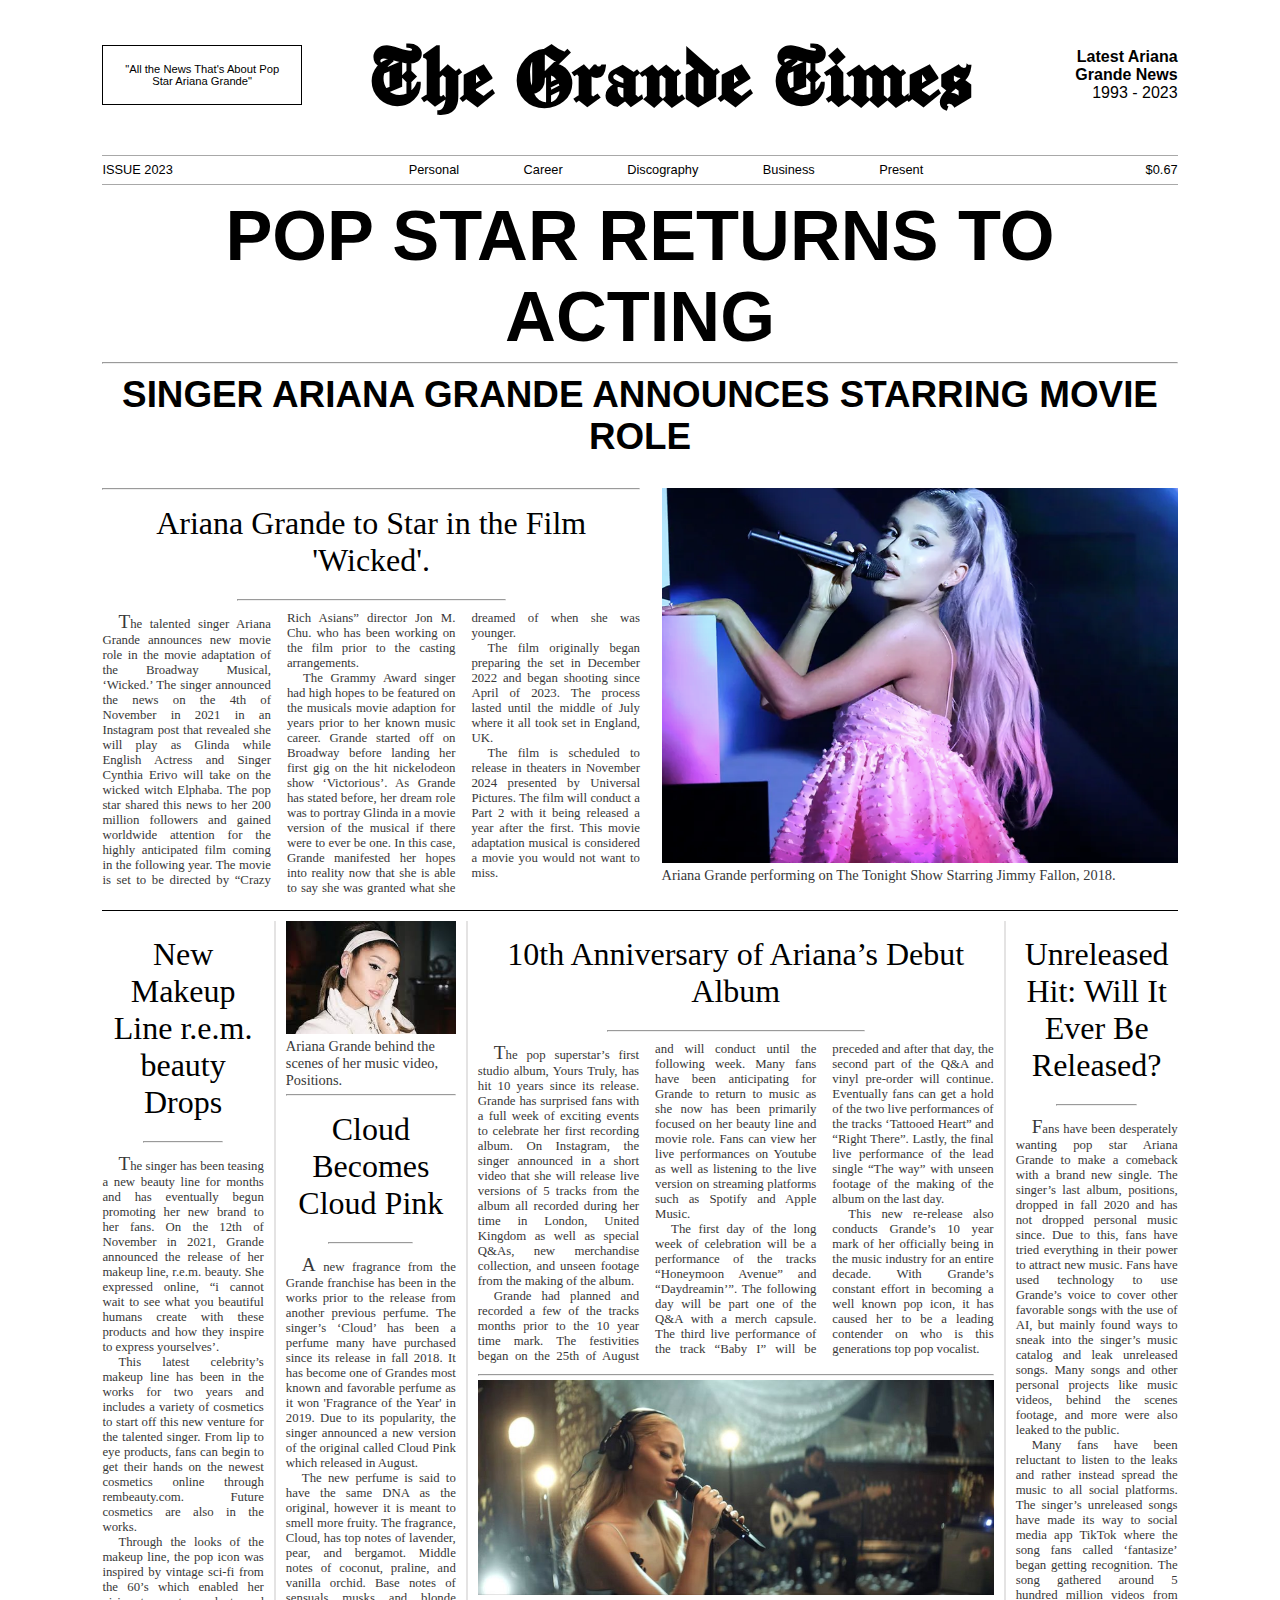
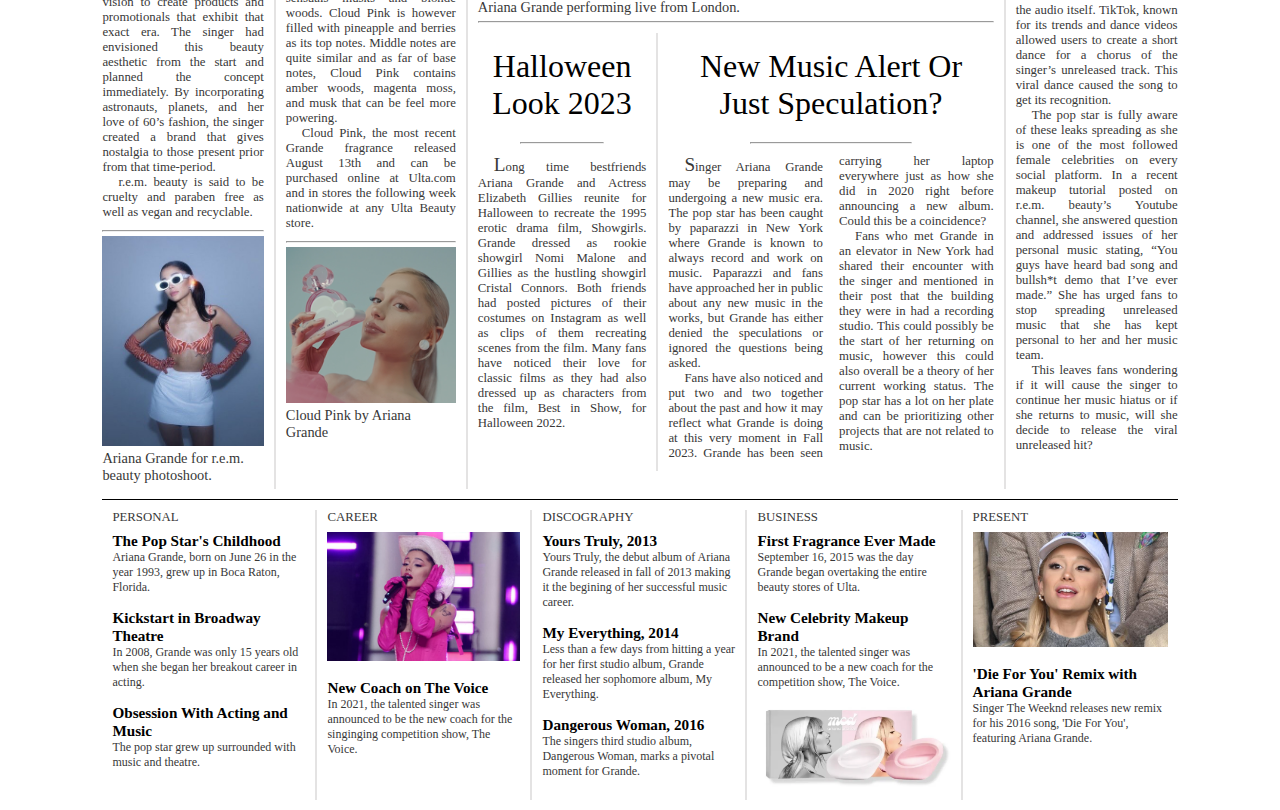
<file: index.html>
<!DOCTYPE html>
<html lang="en">
  <head>
    <meta charset="UTF-8" />
    <meta name="viewport" content="width=device-width, initial-scale=1" />
    <meta http-equiv="X-UA-Compatible" content="IE=edge" />
    <meta name="description" content="my first project" />
    <title>The Grande News</title>
    <link href="style.css" rel="stylesheet" />
    <link rel="icon" href="images/favicon.png" />
  </head>

  <body>
    <section class="head">
      <div>
        <p class="quote">"All the News That's About Pop Star Ariana Grande"</p>
      </div>
      <h1 class="logo">
        <a class="logo-link" href="index.html">The Grande Times</a>
      </h1>
      <div class="date">
        <p>
          <b>Latest Ariana Grande News<br /></b>1993 - 2023
        </p>
      </div>
    </section>

    <section class="options">
      <p class="issue">ISSUE 2023</p>
      <nav class="navbar">
        <ul class="nav-links" id="navlinks">
          <li><a class="active" href="personal.html">Personal</a></li>
          <li><a class="active" href="career.html">Career</a></li>
          <li><a class="active" href="discography.html">Discography</a></li>
          <li><a class="active" href="business.html">Business</a></li>
          <li><a class="active" href="present.html">Present</a></li>
        </ul>
      </nav>
      <p class="price">$0.67</p>
    </section>

    <section class="headline">
      <div>
        <h1>POP STAR RETURNS TO ACTING</h1>
        <hr class="line" />
        <p><b>SINGER ARIANA GRANDE ANNOUNCES STARRING MOVIE ROLE</b></p>
      </div>
    </section>

    <section class="article">
      <div class="article-one">
        <hr />
        <p class="title">Ariana Grande to Star in the Film 'Wicked'.</p>
        <hr class="under-title" />
        <div class="paragraph-1">
          <p class="text">
            The talented singer Ariana Grande announces new movie role in the
            movie adaptation of the Broadway Musical, ‘Wicked.’ The singer
            announced the news on the 4th of November in 2021 in an Instagram
            post that revealed she will play as Glinda while English Actress and
            Singer Cynthia Erivo will take on the wicked witch Elphaba. The pop
            star shared this news to her 200 million followers and gained
            worldwide attention for the highly anticipated film coming in the
            following year. The movie is set to be directed by “Crazy Rich
            Asians” director Jon M. Chu. who has been working on the film prior
            to the casting arrangements.
          </p>
          <p class="text">
            The Grammy Award singer had high hopes to be featured on the
            musicals movie adaption for years prior to her known music career.
            Grande started off on Broadway before landing her first gig on the
            hit nickelodeon show ‘Victorious’. As Grande has stated before, her
            dream role was to portray Glinda in a movie version of the musical
            if there were to ever be one. In this case, Grande manifested her
            hopes into reality now that she is able to say she was granted what
            she dreamed of when she was younger.
          </p>
          <p class="text">
            The film originally began preparing the set in December 2022 and
            began shooting since April of 2023. The process lasted until the
            middle of July where it all took set in England, UK.
          </p>
          <p class="text">
            The film is scheduled to release in theaters in November 2024
            presented by Universal Pictures. The film will conduct a Part 2 with
            it being released a year after the first. This movie adaptation
            musical is considered a movie you would not want to miss.
          </p>
        </div>
      </div>
      <div class="picture">
        <img
          src="images/home/ArianaNTLTC.png"
          alt="Ariana Grande performing on The
      Tonight Show Starring Jimmy Fallon, 2018."
          class="ariana-ntltc"
        />
        <p class="description">
          Ariana Grande performing on The Tonight Show Starring Jimmy Fallon,
          2018.
        </p>
      </div>
    </section>

    <section class="article234">
      <div class="article-two">
        <p class="title">New Makeup Line r.e.m. beauty Drops</p>
        <hr class="under-title" />
        <div class="paragraph-2">
          <p class="text">
            The singer has been teasing a new beauty line for months and has
            eventually begun promoting her new brand to her fans. On the 12th of
            November in 2021, Grande announced the release of her makeup line,
            r.e.m. beauty. She expressed online, “i cannot wait to see what you
            beautiful humans create with these products and how they inspire to
            express yourselves’.
          </p>
          <p class="text">
            This latest celebrity’s makeup line has been in the works for two
            years and includes a variety of cosmetics to start off this new
            venture for the talented singer. From lip to eye products, fans can
            begin to get their hands on the newest cosmetics online through
            rembeauty.com. Future cosmetics are also in the works.
          </p>

          <p class="text">
            Through the looks of the makeup line, the pop icon was inspired by
            vintage sci-fi from the 60’s which enabled her vision to create
            products and promotionals that exhibit that exact era. The singer
            had envisioned this beauty aesthetic from the start and planned the
            concept immediately. By incorporating astronauts, planets, and her
            love of 60’s fashion, the singer created a brand that gives
            nostalgia to those present prior from that time-period.
          </p>
          <p class="text">
            r.e.m. beauty is said to be cruelty and paraben free as well as
            vegan and recyclable.
          </p>
        </div>
        <hr />
        <img
          src="images/home/ArianaREM.png"
          alt="Ariana Grande for r.e.m. beauty photoshoot."
          class="arianaREM"
        />
        <p class="description">Ariana Grande for r.e.m. beauty photoshoot.</p>
      </div>

      <div class="article-three">
        <img
          src="images/home/ArianaPositions.jpeg"
          alt="Ariana Grande behind the scences of her music video 'positions'."
          class="ariana-positions"
        />
        <p class="description">
          Ariana Grande behind the scenes of her music video, Positions.
        </p>
        <hr />
        <p class="title">Cloud Becomes Cloud Pink</p>
        <hr class="under-title" />
        <div class="paragraph-3">
          <p class="text">
            A new fragrance from the Grande franchise has been in the works
            prior to the release from another previous perfume. The singer’s
            ‘Cloud’ has been a perfume many have purchased since its release in
            fall 2018. It has become one of Grandes most known and favorable
            perfume as it won 'Fragrance of the Year' in 2019. Due to its
            popularity, the singer announced a new version of the original
            called Cloud Pink which released in August.
          </p>
          <p class="text">
            The new perfume is said to have the same DNA as the original,
            however it is meant to smell more fruity. The fragrance, Cloud, has
            top notes of lavender, pear, and bergamot. Middle notes of coconut,
            praline, and vanilla orchid. Base notes of sensuals musks and blonde
            woods. Cloud Pink is however filled with pineapple and berries as
            its top notes. Middle notes are quite similar and as far of base
            notes, Cloud Pink contains amber woods, magenta moss, and musk that
            can be feel more powering.
          </p>
          <p class="text">
            Cloud Pink, the most recent Grande fragrance released August 13th
            and can be purchased online at Ulta.com and in stores the following
            week nationwide at any Ulta Beauty store.
          </p>
        </div>
        <hr />
        <img
          src="images/home/CloudPink.png"
          alt="Cloud Pink by Ariana Grande"
          class="cloudpink"
        />
        <p class="description">Cloud Pink by Ariana Grande</p>
      </div>

      <div class="article-four">
        <p class="title">10th Anniversary of Ariana’s Debut Album</p>
        <hr class="under-title" />
        <div class="paragraph-4">
          <p class="text">
            The pop superstar’s first studio album, Yours Truly, has hit 10
            years since its release. Grande has surprised fans with a full week
            of exciting events to celebrate her first recording album. On
            Instagram, the singer announced in a short video that she will
            release live versions of 5 tracks from the album all recorded during
            her time in London, United Kingdom as well as special Q&As, new
            merchandise collection, and unseen footage from the making of the
            album.
          </p>
          <p class="text">
            Grande had planned and recorded a few of the tracks months prior to
            the 10 year time mark. The festivities began on the 25th of August
            and will conduct until the following week. Many fans have been
            anticipating for Grande to return to music as she now has been
            primarily focused on her beauty line and movie role. Fans can view
            her live performances on Youtube as well as listening to the live
            version on streaming platforms such as Spotify and Apple Music.
          </p>
          <p class="text">
            The first day of the long week of celebration will be a performance
            of the tracks “Honeymoon Avenue” and “Daydreamin’”. The following
            day will be part one of the Q&A with a merch capsule. The third live
            performance of the track “Baby I” will be preceded and after that
            day, the second part of the Q&A and vinyl pre-order will continue.
            Eventually fans can get a hold of the two live performances of the
            tracks ‘Tattooed Heart” and “Right There”. Lastly, the final live
            performance of the lead single “The way” with unseen footage of the
            making of the album on the last day.
          </p>
          <p class="text">
            This new re-release also conducts Grande’s 10 year mark of her
            officially being in the music industry for an entire decade. With
            Grande’s constant effort in becoming a well known pop icon, it has
            caused her to be a leading contender on who is this generations top
            pop vocalist.
          </p>
        </div>
        <hr />
        <img
          src="images/home/ArianaYT.jpg"
          alt="Ariana Grande performing
        live from London."
          class="arianaYT"
        />
        <p class="description">Ariana Grande performing live from London.</p>
        <hr />

        <div class="article67">
          <div class="article-six">
            <p class="title">Halloween Look 2023</p>
            <hr class="under-title" />
            <div class="paragraph-6">
              <p class="text">
                Long time bestfriends Ariana Grande and Actress Elizabeth
                Gillies reunite for Halloween to recreate the 1995 erotic drama
                film, Showgirls. Grande dressed as rookie showgirl Nomi Malone
                and Gillies as the hustling showgirl Cristal Connors. Both
                friends had posted pictures of their costumes on Instagram as
                well as clips of them recreating scenes from the film. Many fans
                have noticed their love for classic films as they had also
                dressed up as characters from the film, Best in Show, for
                Halloween 2022.
              </p>
            </div>
          </div>

          <div class="article-seven">
            <p class="title">New Music Alert Or Just Speculation?</p>
            <hr class="under-title" />
            <div class="paragraph-7">
              <p class="text">
                Singer Ariana Grande may be preparing and undergoing a new music
                era. The pop star has been caught by paparazzi in New York where
                Grande is known to always record and work on music. Paparazzi
                and fans have approached her in public about any new music in
                the works, but Grande has either denied the speculations or
                ignored the questions being asked.
              </p>
              <p class="text">
                Fans have also noticed and put two and two together about the
                past and how it may reflect what Grande is doing at this very
                moment in Fall 2023. Grande has been seen carrying her laptop
                everywhere just as how she did in 2020 right before announcing a
                new album. Could this be a coincidence?
              </p>
              <p class="text">
                Fans who met Grande in an elevator in New York had shared their
                encounter with the singer and mentioned in their post that the
                building they were in had a recording studio. This could
                possibly be the start of her returning on music, however this
                could also overall be a theory of her current working status.
                The pop star has a lot on her plate and can be prioritizing
                other projects that are not related to music.
              </p>
            </div>
          </div>
        </div>
      </div>

      <div class="article-five">
        <p class="title">Unreleased Hit: Will It Ever Be Released?</p>
        <hr class="under-title" />
        <div class="paragraph-5">
          <p class="text">
            Fans have been desperately wanting pop star Ariana Grande to make a
            comeback with a brand new single. The singer’s last album,
            positions, dropped in fall 2020 and has not dropped personal music
            since. Due to this, fans have tried everything in their power to
            attract new music. Fans have used technology to use Grande’s voice
            to cover other favorable songs with the use of AI, but mainly found
            ways to sneak into the singer’s music catalog and leak unreleased
            songs. Many songs and other personal projects like music videos,
            behind the scenes footage, and more were also leaked to the public.
          </p>
          <p class="text">
            Many fans have been reluctant to listen to the leaks and rather
            instead spread the music to all social platforms. The singer’s
            unreleased songs have made its way to social media app TikTok where
            the song fans called ‘fantasize’ began getting recognition. The song
            gathered around 5 hundred million videos from the audio itself.
            TikTok, known for its trends and dance videos allowed users to
            create a short dance for a chorus of the singer’s unreleased track.
            This viral dance caused the song to get its recognition.
          </p>
          <p class="text">
            The pop star is fully aware of these leaks spreading as she is one
            of the most followed female celebrities on every social platform. In
            a recent makeup tutorial posted on r.e.m. beauty’s Youtube channel,
            she answered question and addressed issues of her personal music
            stating, “You guys have heard bad song and bullsh*t demo that I’ve
            ever made.” She has urged fans to stop spreading unreleased music
            that she has kept personal to her and her music team.
          </p>
          <p class="text">
            This leaves fans wondering if it will cause the singer to continue
            her music hiatus or if she returns to music, will she decide to
            release the viral unreleased hit?
          </p>
          <p class="text"></p>
        </div>
      </div>
    </section>

    <section class="articles">
      <div class="set">
        <p class="title-set">PERSONAL</p>
        <a href="personal.html#personal1" class="sub-link">
          <div class="subs">
            <h1 class="sub-title">The Pop Star's Childhood</h1>
            <p class="sub-text">
              Ariana Grande, born on June 26 in the year 1993, grew up in Boca
              Raton, Florida.
            </p>
          </div>
        </a>
        <a href="personal.html#personal2" class="sub-link">
          <div class="subs">
            <h1 class="sub-title">Kickstart in Broadway Theatre</h1>
            <p class="sub-text">
              In 2008, Grande was only 15 years old when she began her breakout
              career in acting.
            </p>
          </div>
        </a>
        <a href="personal.html#personal3" class="sub-link">
          <div class="subs">
            <h1 class="sub-title">Obsession With Acting and Music</h1>
            <p class="sub-text">
              The pop star grew up surrounded with music and theatre.
            </p>
          </div>
        </a>
      </div>

      <div class="set">
        <p class="title-set">CAREER</p>
        <img
          src="images/career/ArianaPink.jpeg"
          alt="Ariana Grande performing at her Sweetener World Tour."
          class="arianaPink"
        />
        <a href="career.html#careerVoice" class="sub-link">
          <div class="subs">
            <h1 class="sub-title">New Coach on The Voice</h1>
            <p class="sub-text">
              In 2021, the talented singer was announced to be the new coach for
              the singinging competition show, The Voice.
            </p>
          </div>
        </a>
      </div>

      <div class="set">
        <p class="title-set">DISCOGRAPHY</p>
        <a href="discography.html#YT" class="sub-link">
          <div class="subs">
            <h1 class="sub-title">Yours Truly, 2013</h1>
            <p class="sub-text">
              Yours Truly, the debut album of Ariana Grande released in fall of
              2013 making it the begining of her successful music career.
            </p>
          </div>
        </a>
        <a href="discography.html#ME" class="sub-link">
          <div class="subs">
            <h1 class="sub-title">My Everything, 2014</h1>
            <p class="sub-text">
              Less than a few days from hitting a year for her first studio
              album, Grande released her sophomore album, My Everything.
            </p>
          </div>
        </a>
        <a href="discography.html#DW" class="sub-link">
          <div class="subs">
            <h1 class="sub-title">Dangerous Woman, 2016</h1>
            <p class="sub-text">
              The singers third studio album, Dangerous Woman, marks a pivotal
              moment for Grande.
            </p>
          </div>
        </a>
      </div>

      <div class="set">
        <p class="title-set">BUSINESS</p>
        <a href="business.html#AGFragrance" class="sub-link">
          <div class="subs">
            <h1 class="sub-title">First Fragrance Ever Made</h1>
            <p class="sub-text">
              September 16, 2015 was the day Grande began overtaking the entire
              beauty stores of Ulta.
            </p>
          </div>
        </a>
        <a href="business.html#REM" class="sub-link">
          <div class="subs">
            <h1 class="sub-title">New Celebrity Makeup Brand</h1>
            <p class="sub-text">
              In 2021, the talented singer was announced to be a new coach for
              the competition show, The Voice.
            </p>
          </div>
        </a>
        <img
          src="images/business/modVANILLABLUSH copy.png"
          alt="Mod Blush and
      Vanilla Promo"
          class="modVanillaBlush"
        />
      </div>

      <div class="last-set">
        <p class="title-set">PRESENT</p>
        <img
          src="images/present/ArianaWimbledon.jpeg"
          class="arianaWimbledon"
          alt="Ariana at Wimbledon 2023"
        />
        <a href="present.html#DFY" class="sub-link">
          <div class="subs">
            <h1 class="sub-title">'Die For You' Remix with Ariana Grande</h1>
            <p class="sub-text">
              Singer The Weeknd releases new remix for his 2016 song, 'Die For
              You', featuring Ariana Grande.
            </p>
          </div>
        </a>
      </div>
    </section>

    <script src="index.js"></script>
  </body>
</html>
</file>
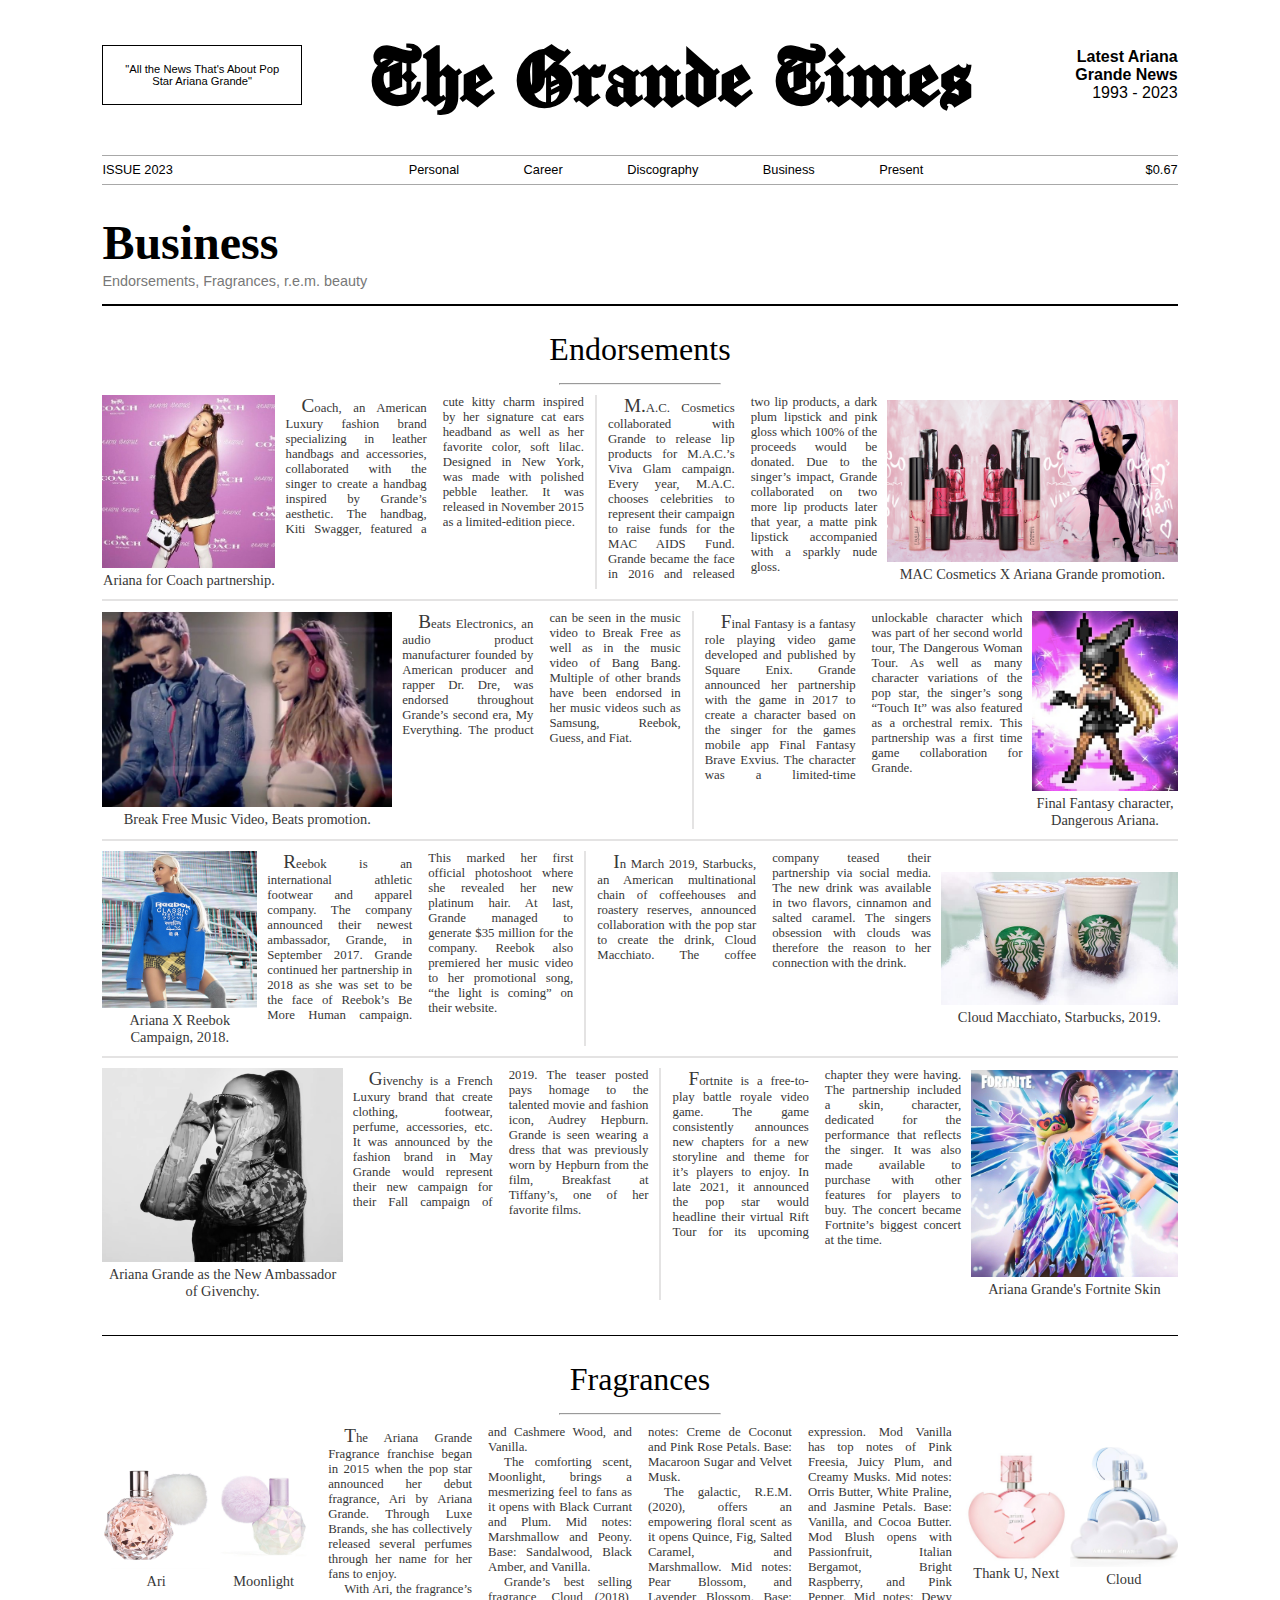
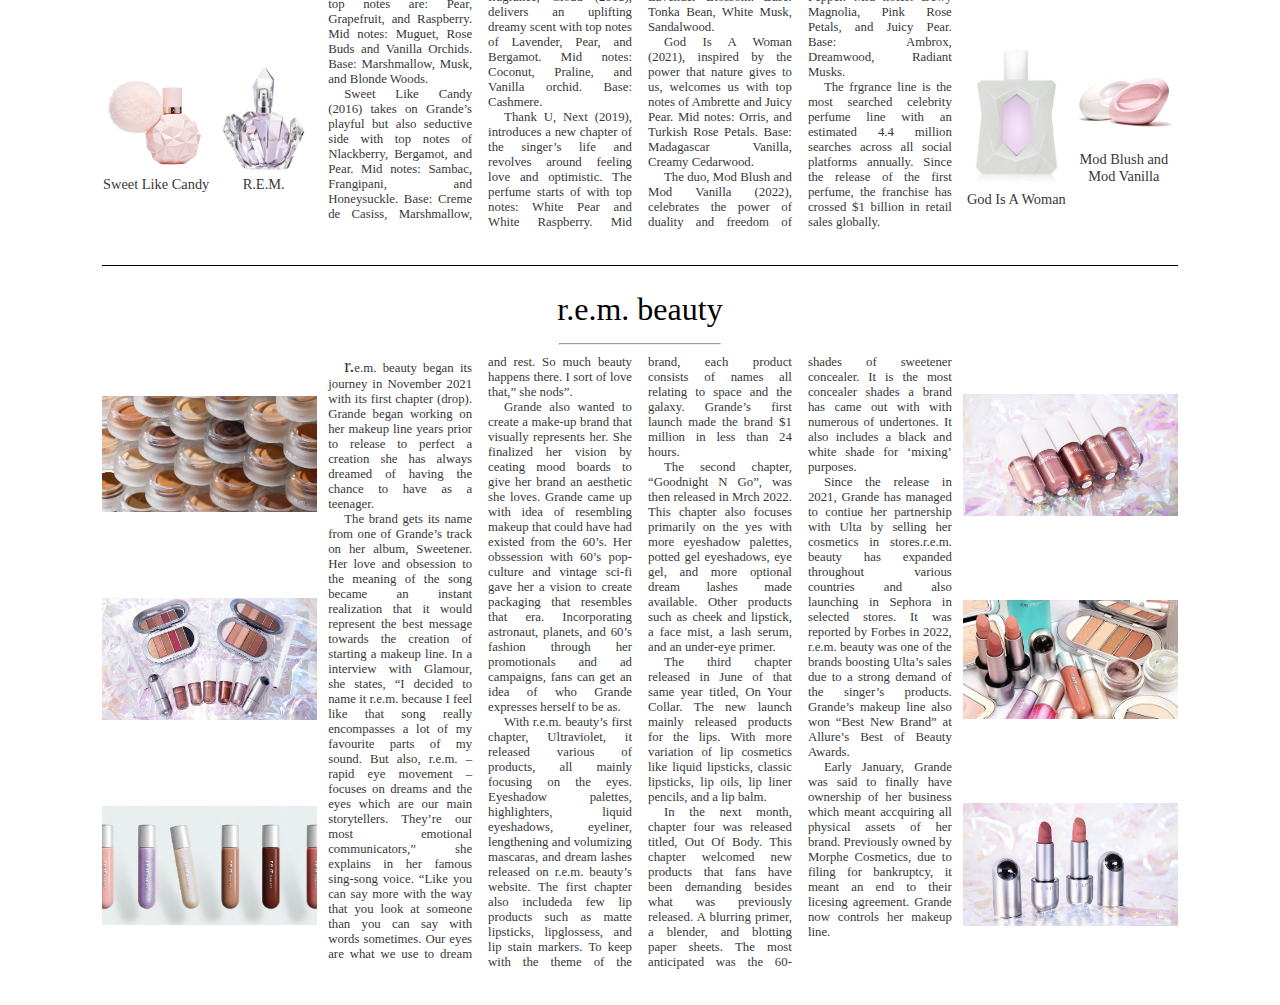
<file: business.html>
<!DOCTYPE html>
<html lang="en">
  <head>
    <meta charset="UTF-8" />
    <meta name="viewport" content="width=device-width, initial-scale=1" />
    <meta http-equiv="X-UA-Compatible" content="IE=edge" />
    <meta name="description" content="my first project" />
    <title>The Grande News</title>
    <link href="business.css" rel="stylesheet" />
    <link rel="icon" href="images/favicon.png" />
  </head>

  <body>
    <section class="head">
      <div>
        <p class="quote">"All the News That's About Pop Star Ariana Grande"</p>
      </div>
      <h1 class="logo">
        <a class="logo-link" href="index.html">The Grande Times</a>
      </h1>
      <div class="date">
        <p>
          <b>Latest Ariana Grande News<br /></b>1993 - 2023
        </p>
      </div>
    </section>

    <section class="options">
      <p class="issue">ISSUE 2023</p>
      <nav class="navbar">
        <ul class="nav-links" id="navlinks">
          <li><a class="active" href="personal.html">Personal</a></li>
          <li><a class="active" href="career.html">Career</a></li>
          <li><a class="active" href="discography.html">Discography</a></li>
          <li><a class="active" href="business.html">Business</a></li>
          <li><a class="active" href="present.html">Present</a></li>
        </ul>
      </nav>
      <p class="price">$0.67</p>
    </section>

    <h1 class="heading">Business</h1>
    <p class="sub-heading">Endorsements, Fragrances, r.e.m. beauty</p>

    <section class="endorsements">
      <p class="title">Endorsements</p>
      <hr class="under-title" />

      <div class="row-one">
        <div class="coach">
          <div class="pic-caption-coach">
            <img
              src="images/business/Coach.jpg"
              class="picture"
              alt="Ariana for Coach"
            />
            <p class="description">Ariana for Coach partnership.</p>
          </div>
          <div class="paragraph-coach">
            <p class="text">
              Coach, an American Luxury fashion brand specializing in leather
              handbags and accessories, collaborated with the singer to create a
              handbag inspired by Grande’s aesthetic. The handbag, Kiti Swagger,
              featured a cute kitty charm inspired by her signature cat ears
              headband as well as her favorite color, soft lilac. Designed in
              New York, was made with polished pebble leather. It was released
              in November 2015 as a limited-edition piece.
            </p>
          </div>
        </div>

        <div class="mac">
          <div class="paragraph-mac">
            <p class="text">
              M.A.C. Cosmetics collaborated with Grande to release lip products
              for M.A.C.’s Viva Glam campaign. Every year, M.A.C. chooses
              celebrities to represent their campaign to raise funds for the MAC
              AIDS Fund. Grande became the face in 2016 and released two lip
              products, a dark plum lipstick and pink gloss which 100% of the
              proceeds would be donated. Due to the singer’s impact, Grande
              collaborated on two more lip products later that year, a matte
              pink lipstick accompanied with a sparkly nude gloss.
            </p>
          </div>
          <div class="pic-caption-mac">
            <img
              src="images/business/MACCosmetics.jpg"
              class="picture"
              alt="MAC Cosmetics Promo"
            />
            <p class="description">MAC Cosmetics X Ariana Grande promotion.</p>
          </div>
        </div>
      </div>

      <div class="row-two">
        <div class="beats">
          <div class="pic-caption-beats">
            <img
              src="images/business/Beats.png"
              class="picture"
              alt="Break Free
            Music Video, Beats promotion"
            />
            <p class="description">Break Free Music Video, Beats promotion.</p>
          </div>
          <div class="paragraph-beats">
            <p class="text">
              Beats Electronics, an audio product manufacturer founded by
              American producer and rapper Dr. Dre, was endorsed throughout
              Grande’s second era, My Everything. The product can be seen in the
              music video to Break Free as well as in the music video of Bang
              Bang. Multiple of other brands have been endorsed in her music
              videos such as Samsung, Reebok, Guess, and Fiat.
            </p>
          </div>
        </div>

        <div class="final-fantasy">
          <div class="paragraph-fantasy">
            <p class="text">
              Final Fantasy is a fantasy role playing video game developed and
              published by Square Enix. Grande announced her partnership with
              the game in 2017 to create a character based on the singer for the
              games mobile app Final Fantasy Brave Exvius. The character was a
              limited-time unlockable character which was part of her second
              world tour, The Dangerous Woman Tour. As well as many character
              variations of the pop star, the singer’s song “Touch It” was also
              featured as a orchestral remix. This partnership was a first time
              game collaboration for Grande.
            </p>
          </div>
          <div class="pic-caption-fantasy">
            <img
              src="images/business/FinalFantasy.png"
              class="picture"
              alt="Final Fantasy character, Dangerous Ariana"
            />
            <p class="description">
              Final Fantasy character, Dangerous Ariana.
            </p>
          </div>
        </div>
      </div>

      <div class="row-three">
        <div class="reebok">
          <div class="pic-caption-reebok">
            <img
              src="images/business/Reebok.png"
              class="picture"
              alt="Ariana X Reebok Campaign, 2018"
            />
            <p class="description">Ariana X Reebok Campaign, 2018.</p>
          </div>
          <div class="paragraph-reebok">
            <p class="text">
              Reebok is an international athletic footwear and apparel company.
              The company announced their newest ambassador, Grande, in
              September 2017. Grande continued her partnership in 2018 as she
              was set to be the face of Reebok’s Be More Human campaign. This
              marked her first official photoshoot where she revealed her new
              platinum hair. At last, Grande managed to generate $35 million for
              the company. Reebok also premiered her music video to her
              promotional song, “the light is coming” on their website.
            </p>
          </div>
        </div>

        <div class="starbucks">
          <div class="paragraph-starbucks">
            <p class="text">
              In March 2019, Starbucks, an American multinational chain of
              coffeehouses and roastery reserves, announced collaboration with
              the pop star to create the drink, Cloud Macchiato. The coffee
              company teased their partnership via social media. The new drink
              was available in two flavors, cinnamon and salted caramel. The
              singers obsession with clouds was therefore the reason to her
              connection with the drink.
            </p>
          </div>
          <div class="pic-caption-starbucks">
            <img
              src="images/business/CloudMacchiato.jpg"
              class="picture"
              alt="Cloud Macchiato, Starbucks, 2019."
            />
            <p class="description">Cloud Macchiato, Starbucks, 2019.</p>
          </div>
        </div>
      </div>

      <div class="row-four">
        <div class="givenchy">
          <div class="pic-caption-givenchy">
            <img
              src="images/business/Givenchy.png"
              class="picture"
              alt="Ariana Grande as the New Ambassador of Givenchy"
            />
            <p class="description">
              Ariana Grande as the New Ambassador of Givenchy.
            </p>
          </div>
          <div class="paragraph-givenchy">
            <p class="text">
              Givenchy is a French Luxury brand that create clothing, footwear,
              perfume, accessories, etc. It was announced by the fashion brand
              in May Grande would represent their new campaign for their Fall
              campaign of 2019. The teaser posted pays homage to the talented
              movie and fashion icon, Audrey Hepburn. Grande is seen wearing a
              dress that was previously worn by Hepburn from the film, Breakfast
              at Tiffany’s, one of her favorite films.
            </p>
          </div>
        </div>

        <div class="fortnite">
          <div class="paragraph-fortnite">
            <p class="text">
              Fortnite is a free-to-play battle royale video game. The game
              consistently announces new chapters for a new storyline and theme
              for it’s players to enjoy. In late 2021, it announced the pop star
              would headline their virtual Rift Tour for its upcoming chapter
              they were having. The partnership included a skin, character,
              dedicated for the performance that reflects the singer. It was
              also made available to purchase with other features for players to
              buy. The concert became Fortnite’s biggest concert at the time.
            </p>
          </div>
          <div class="pic-caption-fortnite">
            <img
              src="images/business/Fortnite.jpg"
              class="picture"
              alt="Ariana Grande's Fortnite Skin"
            />
            <p class="description">Ariana Grande's Fortnite Skin</p>
          </div>
        </div>
      </div>
    </section>

    <section class="fragrances" id="AGFragrance">
      <p class="title">Fragrances</p>
      <hr class="under-title" />
      <div class="pics-and-text">
        <div class="collection">
          <div class="pic-caption-perfume">
            <img
              src="images/business/AriPerfume.png"
              class="picture"
              alt="Ari by Ariana Grande"
            />
            <p class="description">Ari</p>
          </div>
          <div class="pic-caption-perfume">
            <img
              src="images/business/MoonlightPerfume.jpg"
              class="picture"
              alt="Moonlight by Ariana Grande"
            />
            <p class="description">Moonlight</p>
          </div>
          <div class="pic-caption-perfume">
            <img
              src="images/business/SweetLikeCandyPerfume.png"
              class="picture"
              alt="Sweet Like Candy by Ariana Grande"
            />
            <p class="description">Sweet Like Candy</p>
          </div>
          <div class="pic-caption-perfume">
            <img
              src="images/business/REMPerfume.jpeg"
              class="picture"
              alt="God Is A Woman by Ariana Grande"
            />
            <p class="description">R.E.M.</p>
          </div>
        </div>

        <div class="paragraph-fragrance">
          <p class="text">
            The Ariana Grande Fragrance franchise began in 2015 when the pop
            star announced her debut fragrance, Ari by Ariana Grande. Through
            Luxe Brands, she has collectively released several perfumes through
            her name for her fans to enjoy.
          </p>
          <p class="text">
            With Ari, the fragrance’s top notes are: Pear, Grapefruit, and
            Raspberry. Mid notes: Muguet, Rose Buds and Vanilla Orchids. Base:
            Marshmallow, Musk, and Blonde Woods.
          </p>
          <p class="text">
            Sweet Like Candy (2016) takes on Grande’s playful but also seductive
            side with top notes of Nlackberry, Bergamot, and Pear. Mid notes:
            Sambac, Frangipani, and Honeysuckle. Base: Creme de Casiss,
            Marshmallow, and Cashmere Wood, and Vanilla.
          </p>
          <p class="text">
            The comforting scent, Moonlight, brings a mesmerizing feel to fans
            as it opens with Black Currant and Plum. Mid notes: Marshmallow and
            Peony. Base: Sandalwood, Black Amber, and Vanilla.
          </p>
          <p class="text">
            Grande’s best selling fragrance, Cloud (2018), delivers an uplifting
            dreamy scent with top notes of Lavender, Pear, and Bergamot. Mid
            notes: Coconut, Praline, and Vanilla orchid. Base: Cashmere.
          </p>
          <p class="text">
            Thank U, Next (2019), introduces a new chapter of the singer’s life
            and revolves around feeling love and optimistic. The perfume starts
            of with top notes: White Pear and White Raspberry. Mid notes: Creme
            de Coconut and Pink Rose Petals. Base: Macaroon Sugar and Velvet
            Musk.
          </p>
          <p class="text">
            The galactic, R.E.M. (2020), offers an empowering floral scent as it
            opens Quince, Fig, Salted Caramel, and Marshmallow. Mid notes: Pear
            Blossom, and Lavender Blossom. Base: Tonka Bean, White Musk,
            Sandalwood.
          </p>
          <p class="text">
            God Is A Woman (2021), inspired by the power that nature gives to
            us, welcomes us with top notes of Ambrette and Juicy Pear. Mid
            notes: Orris, and Turkish Rose Petals. Base: Madagascar Vanilla,
            Creamy Cedarwood.
          </p>
          <p class="text">
            The duo, Mod Blush and Mod Vanilla (2022), celebrates the power of
            duality and freedom of expression. Mod Vanilla has top notes of Pink
            Freesia, Juicy Plum, and Creamy Musks. Mid notes: Orris Butter,
            White Praline, and Jasmine Petals. Base: Vanilla, and Cocoa Butter.
            Mod Blush opens with Passionfruit, Italian Bergamot, Bright
            Raspberry, and Pink Pepper. Mid notes: Dewy Magnolia, Pink Rose
            Petals, and Juicy Pear. Base: Ambrox, Dreamwood, Radiant Musks.
          </p>
          <p class="text">
            The frgrance line is the most searched celebrity perfume line with
            an estimated 4.4 million searches across all social platforms
            annually. Since the release of the first perfume, the franchise has
            crossed $1 billion in retail sales globally.
          </p>
        </div>

        <div class="collection">
          <div class="pic-caption-perfume">
            <img
              src="images/business/ThankUNextPerfume.jpeg"
              class="picture"
              alt="Thank U, Next by Ariana Grande"
            />
            <p class="description">Thank U, Next</p>
          </div>
          <div class="pic-caption-perfume">
            <img
              src="images/business/CloudPerfume.jpg"
              class="picture"
              alt="Cloud by Ariana Grande"
            />
            <p class="description">Cloud</p>
          </div>
          <div class="pic-caption-perfume">
            <img
              src="images/business/GodIsAWomanPerfume.png"
              class="picture"
              alt="God Is A Woman by Ariana Grande"
            />
            <p class="description">God Is A Woman</p>
          </div>
          <div class="pic-caption-perfume">
            <img
              src="images/business/ModPerfumes.png"
              class="picture"
              alt="Mod Blush and Mod Vanilla by Ariana Grande"
            />
            <p class="description">Mod Blush and Mod Vanilla</p>
          </div>
        </div>
      </div>
    </section>

    <section class="rembeauty" id="REM">
      <p class="title">r.e.m. beauty</p>
      <hr class="under-title" />
      <div class="pics-and-text">
        <div class="product-images">
          <div class="pic-caption-cosmetics">
            <img
              src="images/business/Concealer.png"
              class="picture"
              alt="Ari by Ariana Grande"
            />
            <p class="description"></p>
          </div>
          <div class="pic-caption-cosmetics">
            <img
              src="images/business/Products.png"
              class="picture"
              alt="Moonlight by Ariana Grande"
            />
            <p class="description"></p>
          </div>
          <div class="pic-caption-cosmetics">
            <img
              src="images/business/Lipgloss.png"
              class="picture"
              alt="Sweet Like Candy by Ariana Grande"
            />
            <p class="description"></p>
          </div>
        </div>

        <div class="paragraph-rem">
          <p class="text">
            r.e.m. beauty began its journey in November 2021 with its first
            chapter (drop). Grande began working on her makeup line years prior
            to release to perfect a creation she has always dreamed of having
            the chance to have as a teenager.
          </p>
          <p class="text">
            The brand gets its name from one of Grande’s track on her album,
            Sweetener. Her love and obsession to the meaning of the song became
            an instant realization that it would represent the best message
            towards the creation of starting a makeup line. In a interview with
            Glamour, she states, “I decided to name it r.e.m. because I feel
            like that song really encompasses a lot of my favourite parts of my
            sound. But also, r.e.m. – rapid eye movement – focuses on dreams and
            the eyes which are our main storytellers. They’re our most emotional
            communicators,” she explains in her famous sing-song voice. “Like
            you can say more with the way that you look at someone than you can
            say with words sometimes. Our eyes are what we use to dream and
            rest. So much beauty happens there. I sort of love that,” she nods”.
          </p>
          <p class="text">
            Grande also wanted to create a make-up brand that visually
            represents her. She finalized her vision by ceating mood boards to
            give her brand an aesthetic she loves. Grande came up with idea of
            resembling makeup that could have had existed from the 60’s. Her
            obssession with 60’s pop-culture and vintage sci-fi gave her a
            vision to create packaging that resembles that era. Incorporating
            astronaut, planets, and 60’s fashion through her promotionals and ad
            campaigns, fans can get an idea of who Grande expresses herself to
            be as.
          </p>
          <p class="text">
            With r.e.m. beauty’s first chapter, Ultraviolet, it released various
            of products, all mainly focusing on the eyes. Eyeshadow palettes,
            highlighters, liquid eyeshadows, eyeliner, lengthening and
            volumizing mascaras, and dream lashes released on r.e.m. beauty’s
            website. The first chapter also includeda few lip products such as
            matte lipsticks, lipglossess, and lip stain markers. To keep with
            the theme of the brand, each product consists of names all relating
            to space and the galaxy. Grande’s first launch made the brand $1
            million in less than 24 hours.
          </p>
          <p class="text">
            The second chapter, “Goodnight N Go”, was then released in Mrch
            2022. This chapter also focuses primarily on the yes with more
            eyeshadow palettes, potted gel eyeshadows, eye gel, and more
            optional dream lashes made available. Other products such as cheek
            and lipstick, a face mist, a lash serum, and an under-eye primer.
          </p>
          <p class="text">
            The third chapter released in June of that same year titled, On Your
            Collar. The new launch mainly released products for the lips. With
            more variation of lip cosmetics like liquid lipsticks, classic
            lipsticks, lip oils, lip liner pencils, and a lip balm.
          </p>
          <p class="text">
            In the next month, chapter four was released titled, Out Of Body.
            This chapter welcomed new products that fans have been demanding
            besides what was previously released. A blurring primer, a blender,
            and blotting paper sheets. The most anticipated was the 60-shades of
            sweetener concealer. It is the most concealer shades a brand has
            came out with with numerous of undertones. It also includes a black
            and white shade for ‘mixing’ purposes.
          </p>
          <p class="text">
            Since the release in 2021, Grande has managed to contiue her
            partnership with Ulta by selling her cosmetics in stores.r.e.m.
            beauty has expanded throughout various countries and also launching
            in Sephora in selected stores. It was reported by Forbes in 2022,
            r.e.m. beauty was one of the brands boosting Ulta’s sales due to a
            strong demand of the singer’s products. Grande’s makeup line also
            won “Best New Brand” at Allure’s Best of Beauty Awards.
          </p>
          <p class="text">
            Early January, Grande was said to finally have ownership of her
            business which meant accquiring all physical assets of her brand.
            Previously owned by Morphe Cosmetics, due to filing for bankruptcy,
            it meant an end to their licesing agreement. Grande now controls her
            makeup line.
          </p>
        </div>

        <div class="product-images">
          <div class="pic-caption-cosmetics">
            <img
              src="images/business/LiquidEyeshadow.png"
              class="picture"
              alt="Thank U, Next by Ariana Grande"
            />
            <p class="description"></p>
          </div>
          <div class="pic-caption-cosmetics">
            <img
              src="images/business/Products2.png"
              class="picture"
              alt="Cloud by Ariana Grande"
            />
            <p class="description"></p>
          </div>
          <div class="pic-caption-cosmetics">
            <img
              src="images/business/Lipstick.png"
              class="picture"
              alt="God Is A Woman by Ariana Grande"
            />
            <p class="description"></p>
          </div>
        </div>
      </div>
    </section>
  </body>
</html>
</file>
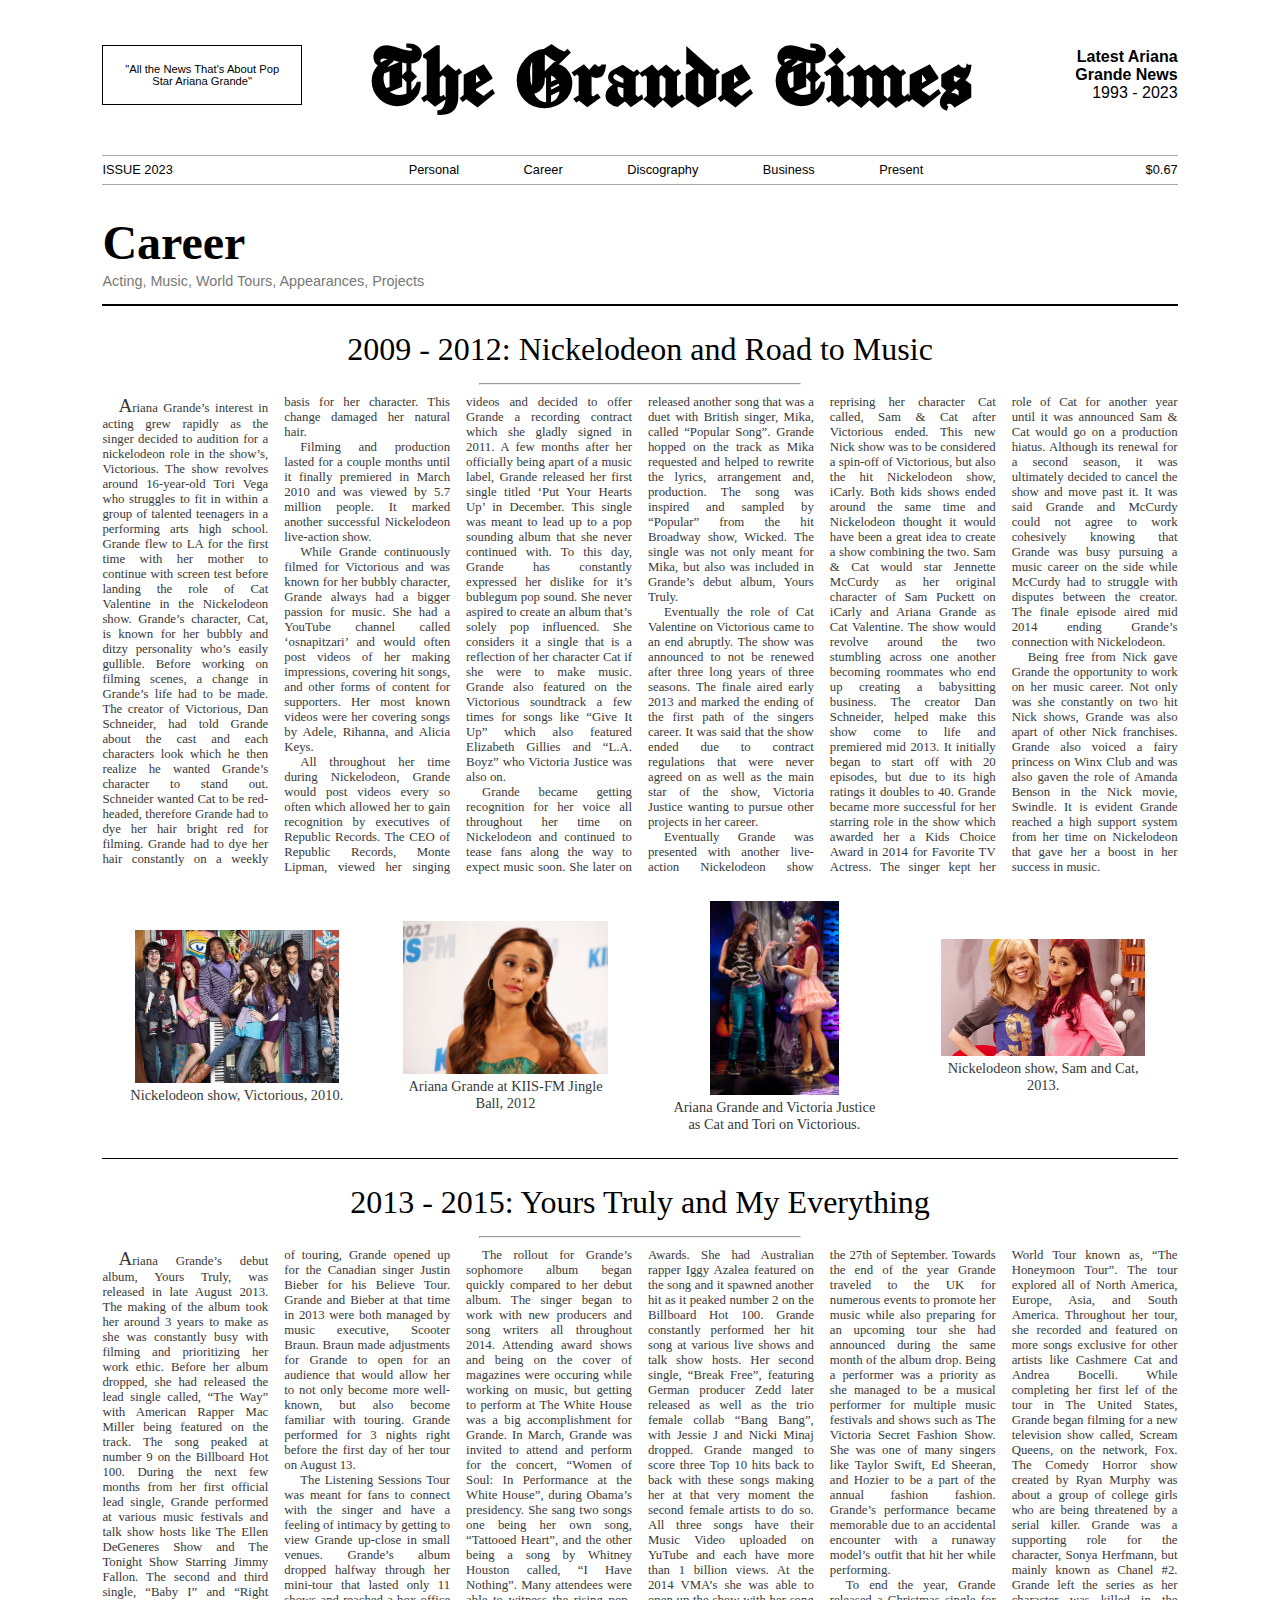
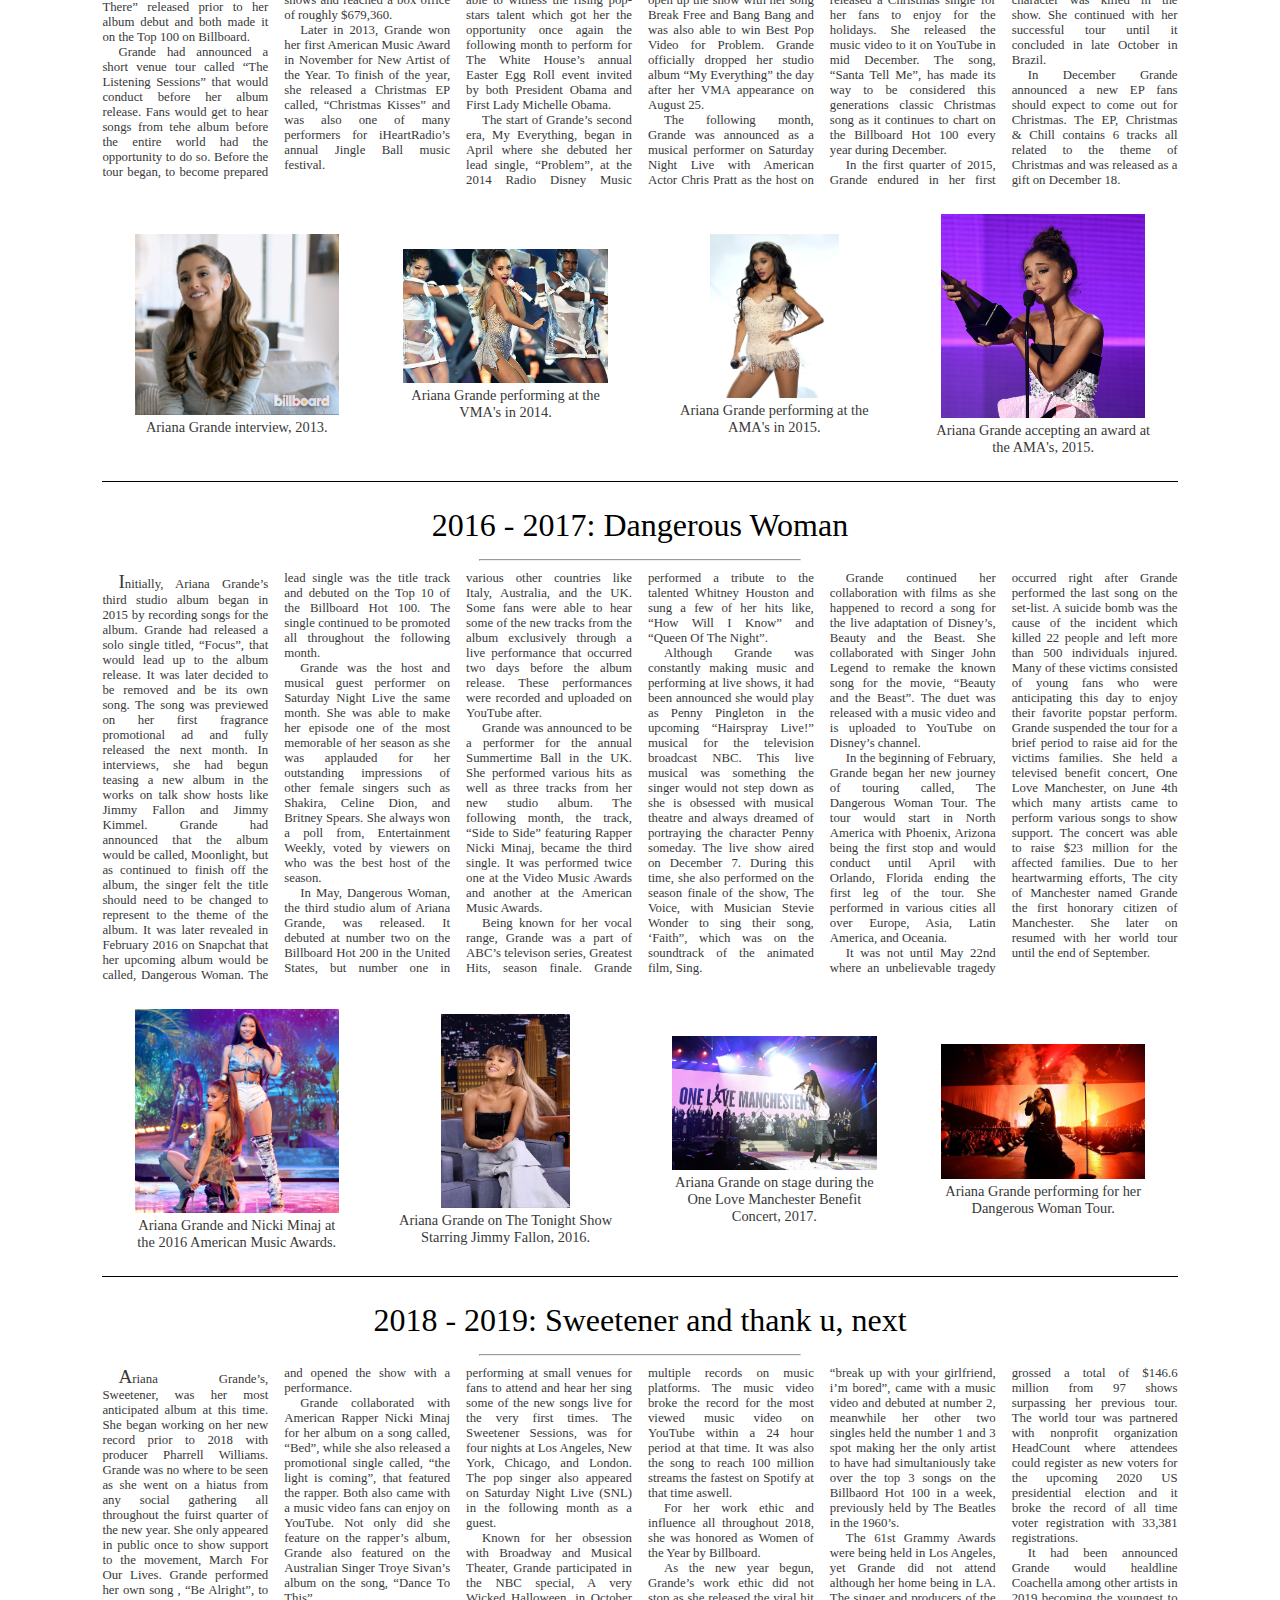
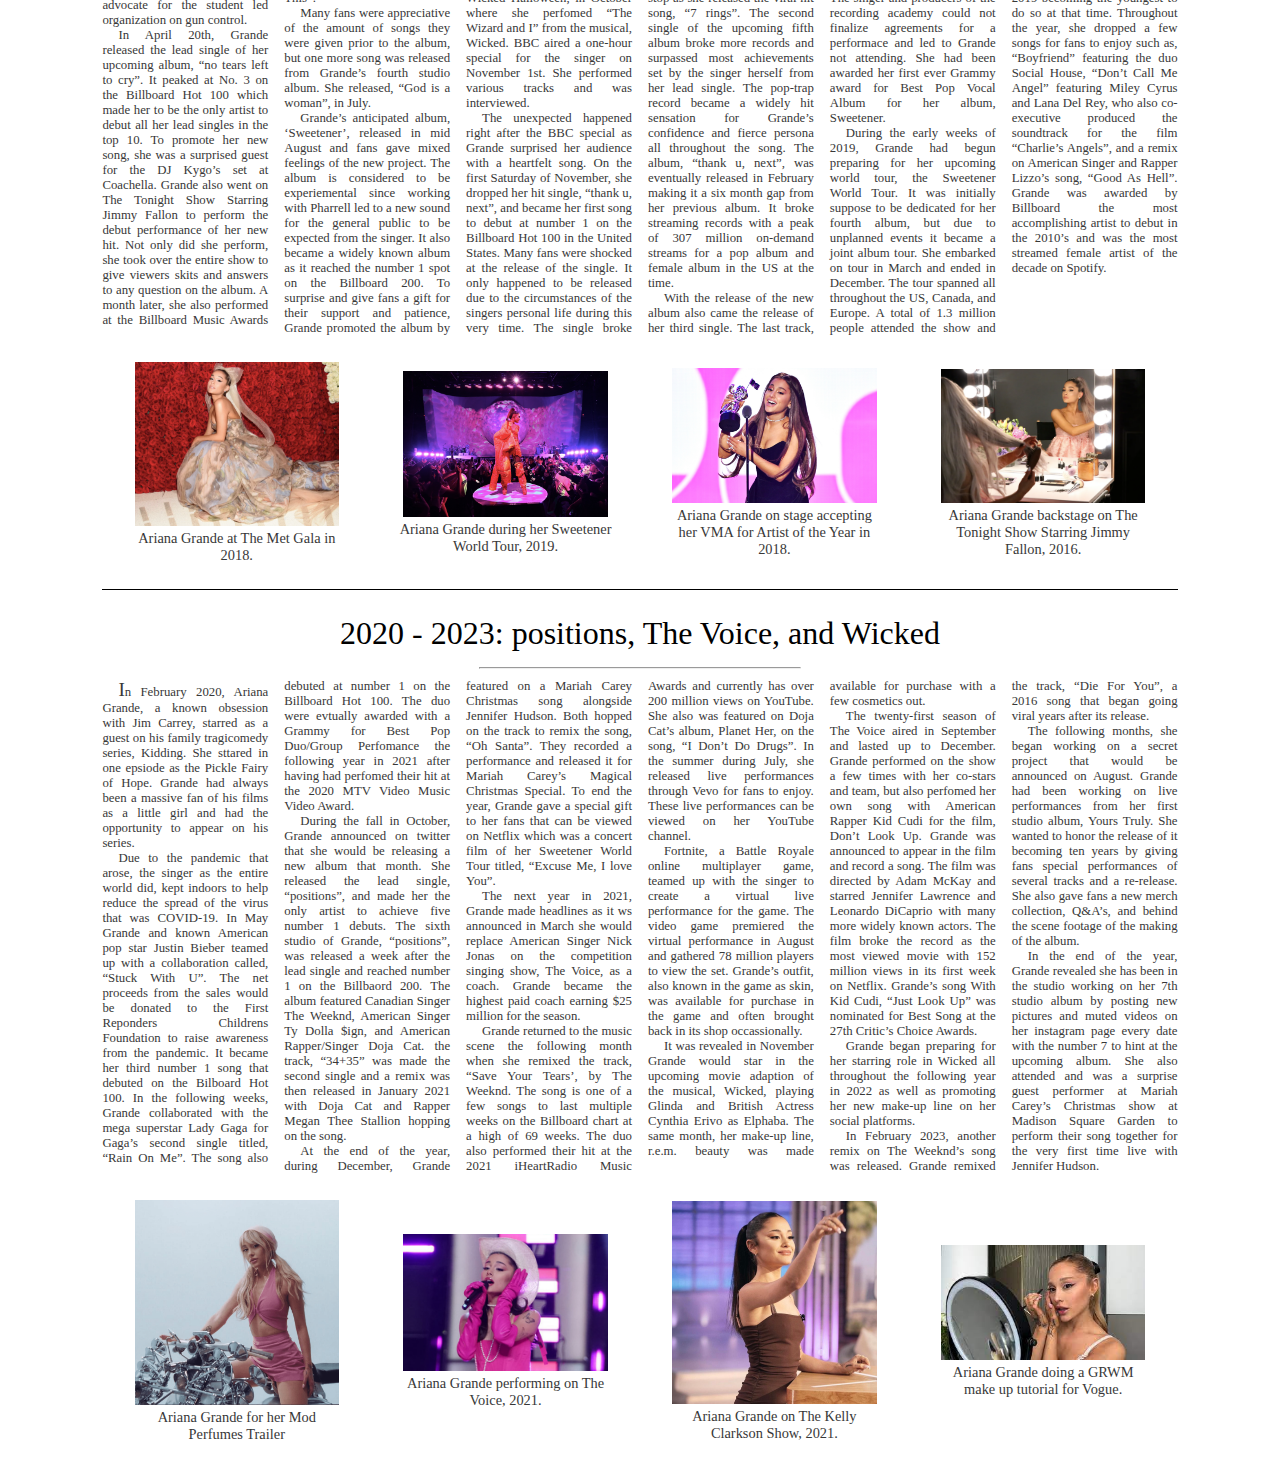
<file: career.html>
<!DOCTYPE html>
<html lang="en">
  <head>
    <meta charset="UTF-8" />
    <meta name="viewport" content="width=device-width, initial-scale=1" />
    <meta http-equiv="X-UA-Compatible" content="IE=edge" />
    <meta name="description" content="my first project" />
    <title>The Grande News</title>
    <link href="career.css" rel="stylesheet" />
    <link rel="icon" href="images/favicon.png" />
  </head>
  <body>
    <header>
      <section class="head">
        <div>
          <p class="quote">
            "All the News That's About Pop Star Ariana Grande"
          </p>
        </div>
        <h1 class="logo"><a href="index.html">The Grande Times</a></h1>
        <div class="date">
          <p>
            <b>Latest Ariana Grande News<br /></b>1993 - 2023
          </p>
        </div>
      </section>
    </header>

    <section class="options">
      <p class="issue">ISSUE 2023</p>
      <nav class="navbar">
        <ul class="nav-links" id="navlinks">
          <li><a class="active" href="personal.html">Personal</a></li>
          <li><a class="active" href="career.html">Career</a></li>
          <li><a class="active" href="discography.html">Discography</a></li>
          <li><a class="active" href="business.html">Business</a></li>
          <li><a class="active" href="present.html">Present</a></li>
        </ul>
      </nav>
      <p class="price">$0.67</p>
    </section>

    <h1 class="heading">Career</h1>
    <p class="sub-heading">Acting, Music, World Tours, Appearances, Projects</p>

    <section class="article">
      <div class="career">
        <p class="title">2009 - 2012: Nickelodeon and Road to Music</p>
        <hr class="under-title" />
        <div class="paragraph">
          <p class="text">
            Ariana Grande’s interest in acting grew rapidly as the singer
            decided to audition for a nickelodeon role in the show’s,
            Victorious. The show revolves around 16-year-old Tori Vega who
            struggles to fit in within a group of talented teenagers in a
            performing arts high school. Grande flew to LA for the first time
            with her mother to continue with screen test before landing the role
            of Cat Valentine in the Nickelodeon show. Grande’s character, Cat,
            is known for her bubbly and ditzy personality who’s easily gullible.
            Before working on filming scenes, a change in Grande’s life had to
            be made. The creator of Victorious, Dan Schneider, had told Grande
            about the cast and each characters look which he then realize he
            wanted Grande’s character to stand out. Schneider wanted Cat to be
            red-headed, therefore Grande had to dye her hair bright red for
            filming. Grande had to dye her hair constantly on a weekly basis for
            her character. This change damaged her natural hair.
          </p>
          <p class="text">
            Filming and production lasted for a couple months until it finally
            premiered in March 2010 and was viewed by 5.7 million people. It
            marked another successful Nickelodeon live-action show.
          </p>
          <p class="text">
            While Grande continuously filmed for Victorious and was known for
            her bubbly character, Grande always had a bigger passion for music.
            She had a YouTube channel called ‘osnapitzari’ and would often post
            videos of her making impressions, covering hit songs, and other
            forms of content for supporters. Her most known videos were her
            covering songs by Adele, Rihanna, and Alicia Keys.
          </p>
          <p class="text">
            All throughout her time during Nickelodeon, Grande would post videos
            every so often which allowed her to gain recognition by executives
            of Republic Records. The CEO of Republic Records, Monte Lipman,
            viewed her singing videos and decided to offer Grande a recording
            contract which she gladly signed in 2011. A few months after her
            officially being apart of a music label, Grande released her first
            single titled ‘Put Your Hearts Up’ in December. This single was
            meant to lead up to a pop sounding album that she never continued
            with. To this day, Grande has constantly expressed her dislike for
            it’s bublegum pop sound. She never aspired to create an album that’s
            solely pop influenced. She considers it a single that is a
            reflection of her character Cat if she were to make music. Grande
            also featured on the Victorious soundtrack a few times for songs
            like “Give It Up” which also featured Elizabeth Gillies and “L.A.
            Boyz” who Victoria Justice was also on.
          </p>
          <p class="text">
            Grande became getting recognition for her voice all throughout her
            time on Nickelodeon and continued to tease fans along the way to
            expect music soon. She later on released another song that was a
            duet with British singer, Mika, called “Popular Song”. Grande hopped
            on the track as Mika requested and helped to rewrite the lyrics,
            arrangement and, production. The song was inspired and sampled by
            “Popular” from the hit Broadway show, Wicked. The single was not
            only meant for Mika, but also was included in Grande’s debut album,
            Yours Truly.
          </p>
          <p class="text">
            Eventually the role of Cat Valentine on Victorious came to an end
            abruptly. The show was announced to not be renewed after three long
            years of three seasons. The finale aired early 2013 and marked the
            ending of the first path of the singers career. It was said that the
            show ended due to contract regulations that were never agreed on as
            well as the main star of the show, Victoria Justice wanting to
            pursue other projects in her career.
          </p>
          <p class="text">
            Eventually Grande was presented with another live-action Nickelodeon
            show reprising her character Cat called, Sam & Cat after Victorious
            ended. This new Nick show was to be considered a spin-off of
            Victorious, but also the hit Nickelodeon show, iCarly. Both kids
            shows ended around the same time and Nickelodeon thought it would
            have been a great idea to create a show combining the two. Sam & Cat
            would star Jennette McCurdy as her original character of Sam Puckett
            on iCarly and Ariana Grande as Cat Valentine. The show would revolve
            around the two stumbling across one another becoming roommates who
            end up creating a babysitting business. The creator Dan Schneider,
            helped make this show come to life and premiered mid 2013. It
            initially began to start off with 20 episodes, but due to its high
            ratings it doubles to 40. Grande became more successful for her
            starring role in the show which awarded her a Kids Choice Award in
            2014 for Favorite TV Actress. The singer kept her role of Cat for
            another year until it was announced Sam & Cat would go on a
            production hiatus. Although its renewal for a second season, it was
            ultimately decided to cancel the show and move past it. It was said
            Grande and McCurdy could not agree to work cohesively knowing that
            Grande was busy pursuing a music career on the side while McCurdy
            had to struggle with disputes between the creator. The finale
            episode aired mid 2014 ending Grande’s connection with Nickelodeon.
          </p>
          <p class="text">
            Being free from Nick gave Grande the opportunity to work on her
            music career. Not only was she constantly on two hit Nick shows,
            Grande was also apart of other Nick franchises. Grande also voiced a
            fairy princess on Winx Club and was also gaven the role of Amanda
            Benson in the Nick movie, Swindle. It is evident Grande reached a
            high support system from her time on Nickelodeon that gave her a
            boost in her success in music.
          </p>
        </div>
      </div>
      <div class="picture">
        <div class="pic">
          <img
            src="images/career/Victorious.jpg"
            alt="Nickelodeon show, Victorious, 2010"
            class="ariana-image"
          />
          <p class="description">Nickelodeon show, Victorious, 2010.</p>
        </div>
        <div class="pic">
          <img
            src="images/career/Ariana2012.png"
            alt="Ariana Grande at KIIS-FM Jingle Ball, 2012"
            class="ariana-image"
          />
          <p class="description">Ariana Grande at KIIS-FM Jingle Ball, 2012</p>
        </div>
        <div class="pic">
          <img
            src="images/career/CatAndTori.jpg"
            alt="Cat and Tori performing on Victorious"
            class="ariana-image2"
          />
          <p class="description">
            Ariana Grande and Victoria Justice as Cat and Tori on Victorious.
          </p>
        </div>
        <div class="pic">
          <img
            src="images/career/SamAndCat.jpg"
            alt="Nickelodeon show, Sam and Cat, 2013."
            class="ariana-image"
          />
          <p class="description">Nickelodeon show, Sam and Cat, 2013.</p>
        </div>
      </div>
    </section>

    <section class="article">
      <div class="career">
        <p class="title">2013 - 2015: Yours Truly and My Everything</p>
        <hr class="under-title" />
        <div class="paragraph">
          <p class="text">
            Ariana Grande’s debut album, Yours Truly, was released in late
            August 2013. The making of the album took her around 3 years to make
            as she was constantly busy with filming and prioritizing her work
            ethic. Before her album dropped, she had released the lead single
            called, “The Way” with American Rapper Mac Miller being featured on
            the track. The song peaked at number 9 on the Billboard Hot 100.
            During the next few months from her first official lead single,
            Grande performed at various music festivals and talk show hosts like
            The Ellen DeGeneres Show and The Tonight Show Starring Jimmy Fallon.
            The second and third single, “Baby I” and “Right There” released
            prior to her album debut and both made it on the Top 100 on
            Billboard.
          </p>
          <p class="text">
            Grande had announced a short venue tour called “The Listening
            Sessions” that would conduct before her album release. Fans would
            get to hear songs from tehe album before the entire world had the
            opportunity to do so. Before the tour began, to become prepared of
            touring, Grande opened up for the Canadian singer Justin Bieber for
            his Believe Tour. Grande and Bieber at that time in 2013 were both
            managed by music executive, Scooter Braun. Braun made adjustments
            for Grande to open for an audience that would allow her to not only
            become more well-known, but also become familiar with touring.
            Grande performed for 3 nights right before the first day of her tour
            on August 13.
          </p>
          <p class="text">
            The Listening Sessions Tour was meant for fans to connect with the
            singer and have a feeling of intimacy by getting to view Grande
            up-close in small venues. Grande’s album dropped halfway through her
            mini-tour that lasted only 11 shows and reached a box office of
            roughly $679,360.
          </p>
          <p class="text">
            Later in 2013, Grande won her first American Music Award in November
            for New Artist of the Year. To finish of the year, she released a
            Christmas EP called, “Christmas Kisses” and was also one of many
            performers for iHeartRadio’s annual Jingle Ball music festival.
          </p>
          <p class="text">
            The rollout for Grande’s sophomore album began quickly compared to
            her debut album. The singer began to work with new producers and
            song writers all throughout 2014. Attending award shows and being on
            the cover of magazines were occuring while working on music, but
            getting to perform at The White House was a big accomplishment for
            Grande. In March, Grande was invited to attend and perform for the
            concert, “Women of Soul: In Performance at the White House”, during
            Obama’s presidency. She sang two songs one being her own song,
            “Tattooed Heart”, and the other being a song by Whitney Houston
            called, “I Have Nothing”. Many attendees were able to witness the
            rising pop-stars talent which got her the opportunity once again the
            following month to perform for The White House’s annual Easter Egg
            Roll event invited by both President Obama and First Lady Michelle
            Obama.
          </p>
          <p class="text">
            The start of Grande’s second era, My Everything, began in April
            where she debuted her lead single, “Problem”, at the 2014 Radio
            Disney Music Awards. She had Australian rapper Iggy Azalea featured
            on the song and it spawned another hit as it peaked number 2 on the
            Billboard Hot 100. Grande constantly performed her hit song at
            various live shows and talk show hosts. Her second single, “Break
            Free”, featuring German producer Zedd later released as well as the
            trio female collab “Bang Bang”, with Jessie J and Nicki Minaj
            dropped. Grande manged to score three Top 10 hits back to back with
            these songs making her at that very moment the second female artists
            to do so. All three songs have their Music Video uploaded on YuTube
            and each have more than 1 billion views. At the 2014 VMA’s she was
            able to open up the show with her song Break Free and Bang Bang and
            was also able to win Best Pop Video for Problem. Grande officially
            dropped her studio album “My Everything” the day after her VMA
            appearance on August 25.
          </p>
          <p class="text">
            The following month, Grande was announced as a musical performer on
            Saturday Night Live with American Actor Chris Pratt as the host on
            the 27th of September. Towards the end of the year Grande traveled
            to the UK for numerous events to promote her music while also
            preparing for an upcoming tour she had announced during the same
            month of the album drop. Being a performer was a priority as she
            managed to be a musical performer for multiple music festivals and
            shows such as The Victoria Secret Fashion Show. She was one of many
            singers like Taylor Swift, Ed Sheeran, and Hozier to be a part of
            the annual fashion fashion. Grande’s performance became memorable
            due to an accidental encounter with a runaway model’s outfit that
            hit her while performing.
          </p>
          <p class="text">
            To end the year, Grande released a Christmas single for her fans to
            enjoy for the holidays. She released the music video to it on
            YouTube in mid December. The song, “Santa Tell Me”, has made its way
            to be considered this generations classic Christmas song as it
            continues to chart on the Billboard Hot 100 every year during
            December.
          </p>
          <p class="text">
            In the first quarter of 2015, Grande endured in her first World Tour
            known as, “The Honeymoon Tour”. The tour explored all of North
            America, Europe, Asia, and South America. Throughout her tour, she
            recorded and featured on more songs exclusive for other artists like
            Cashmere Cat and Andrea Bocelli. While completing her first lef of
            the tour in The United States, Grande began filming for a new
            television show called, Scream Queens, on the network, Fox. The
            Comedy Horror show created by Ryan Murphy was about a group of
            college girls who are being threatened by a serial killer. Grande
            was a supporting role for the character, Sonya Herfmann, but mainly
            known as Chanel #2. Grande left the series as her character was
            killed in the show. She continued with her successful tour until it
            concluded in late October in Brazil.
          </p>
          <p class="text">
            In December Grande announced a new EP fans should expect to come out
            for Christmas. The EP, Christmas & Chill contains 6 tracks all
            related to the theme of Christmas and was released as a gift on
            December 18.
          </p>
        </div>
      </div>
      <div class="picture">
        <div class="pic">
          <img
            src="images/career/ArianaInterview2013.png"
            alt="Nickelodeon show, Victorious, 2010"
            class="ariana-image"
          />
          <p class="description">Ariana Grande interview, 2013.</p>
        </div>
        <div class="pic">
          <img
            src="images/career/ArianaVMA2014.png"
            alt="Ariana Grande at KIIS-FM Jingle Ball, 2012"
            class="ariana-image"
          />
          <p class="description">
            Ariana Grande performing at the VMA's in 2014.
          </p>
        </div>
        <div class="pic">
          <img
            src="images/career/ArianaAMAFocus2015.png"
            alt="Cat and Tori performing on Victorious"
            class="ariana-image2"
          />
          <p class="description">
            Ariana Grande performing at the AMA's in 2015.
          </p>
        </div>
        <div class="pic">
          <img
            src="images/career/ArianaAMA2015.jpg"
            alt="Nickelodeon show, Sam and Cat, 2013."
            class="ariana-image"
          />
          <p class="description">
            Ariana Grande accepting an award at the AMA's, 2015.
          </p>
        </div>
      </div>
    </section>

    <section class="article">
      <div class="career">
        <p class="title">2016 - 2017: Dangerous Woman</p>
        <hr class="under-title" />
        <div class="paragraph">
          <p class="text">
            Initially, Ariana Grande’s third studio album began in 2015 by
            recording songs for the album. Grande had released a solo single
            titled, “Focus”, that would lead up to the album release. It was
            later decided to be removed and be its own song. The song was
            previewed on her first fragrance promotional ad and fully released
            the next month. In interviews, she had begun teasing a new album in
            the works on talk show hosts like Jimmy Fallon and Jimmy Kimmel.
            Grande had announced that the album would be called, Moonlight, but
            as continued to finish off the album, the singer felt the title
            should need to be changed to represent to the theme of the album. It
            was later revealed in February 2016 on Snapchat that her upcoming
            album would be called, Dangerous Woman. The lead single was the
            title track and debuted on the Top 10 of the Billboard Hot 100. The
            single continued to be promoted all throughout the following month.
          </p>
          <p class="text">
            Grande was the host and musical guest performer on Saturday Night
            Live the same month. She was able to make her episode one of the
            most memorable of her season as she was applauded for her
            outstanding impressions of other female singers such as Shakira,
            Celine Dion, and Britney Spears. She always won a poll from,
            Entertainment Weekly, voted by viewers on who was the best host of
            the season.
          </p>
          <p class="text">
            In May, Dangerous Woman, the third studio alum of Ariana Grande, was
            released. It debuted at number two on the Billboard Hot 200 in the
            United States, but number one in various other countries like Italy,
            Australia, and the UK. Some fans were able to hear some of the new
            tracks from the album exclusively through a live performance that
            occurred two days before the album release. These performances were
            recorded and uploaded on YouTube after.
          </p>
          <p class="text">
            Grande was announced to be a performer for the annual Summertime
            Ball in the UK. She performed various hits as well as three tracks
            from her new studio album. The following month, the track, “Side to
            Side” featuring Rapper Nicki Minaj, became the third single. It was
            performed twice one at the Video Music Awards and another at the
            American Music Awards.
          </p>
          <p class="text">
            Being known for her vocal range, Grande was a part of ABC’s
            televison series, Greatest Hits, season finale. Grande performed a
            tribute to the talented Whitney Houston and sung a few of her hits
            like, “How Will I Know” and “Queen Of The Night”.
          </p>
          <p class="text">
            Although Grande was constantly making music and performing at live
            shows, it had been announced she would play as Penny Pingleton in
            the upcoming “Hairspray Live!” musical for the television broadcast
            NBC. This live musical was something the singer would not step down
            as she is obsessed with musical theatre and always dreamed of
            portraying the character Penny someday. The live show aired on
            December 7. During this time, she also performed on the season
            finale of the show, The Voice, with Musician Stevie Wonder to sing
            their song, ‘Faith”, which was on the soundtrack of the animated
            film, Sing.
          </p>
          <p class="text">
            Grande continued her collaboration with films as she happened to
            record a song for the live adaptation of Disney’s, Beauty and the
            Beast. She collaborated with Singer John Legend to remake the known
            song for the movie, “Beauty and the Beast”. The duet was released
            with a music video and is uploaded to YouTube on Disney’s channel.
          </p>
          <p class="text">
            In the beginning of February, Grande began her new journey of
            touring called, The Dangerous Woman Tour. The tour would start in
            North America with Phoenix, Arizona being the first stop and would
            conduct until April with Orlando, Florida ending the first leg of
            the tour. She performed in various cities all over Europe, Asia,
            Latin America, and Oceania.
          </p>
          <p class="text">
            It was not until May 22nd where an unbelievable tragedy occurred
            right after Grande performed the last song on the set-list. A
            suicide bomb was the cause of the incident which killed 22 people
            and left more than 500 individuals injured. Many of these victims
            consisted of young fans who were anticipating this day to enjoy
            their favorite popstar perform. Grande suspended the tour for a
            brief period to raise aid for the victims families. She held a
            televised benefit concert, One Love Manchester, on June 4th which
            many artists came to perform various songs to show support. The
            concert was able to raise $23 million for the affected families. Due
            to her heartwarming efforts, The city of Manchester named Grande the
            first honorary citizen of Manchester. She later on resumed with her
            world tour until the end of September.
          </p>
        </div>
      </div>
      <div class="picture">
        <div class="pic">
          <img
            src="images/career/ArianaNickiAMA.jpeg"
            alt="Ariana Grande and Nicki Minaj at the 2016 AMA's"
            class="ariana-image"
          />
          <p class="description">
            Ariana Grande and Nicki Minaj at the 2016 American Music Awards.
          </p>
        </div>
        <div class="pic">
          <img
            src="images/career/ArianaTonightShow2016.jpg"
            alt="Ariana Grande on the Tonight Show Starring Jimmy Fallon, 2016"
            class="ariana-image2"
          />
          <p class="description">
            Ariana Grande on The Tonight Show Starring Jimmy Fallon, 2016.
          </p>
        </div>
        <div class="pic">
          <img
            src="images/career/ArianaOneLove.png"
            alt="Ariana Grande on stage during the One Love Manchester Benefit Concert"
            class="ariana-image"
          />
          <p class="description">
            Ariana Grande on stage during the One Love Manchester Benefit
            Concert, 2017.
          </p>
        </div>
        <div class="pic">
          <img
            src="images/career/ArianaDWT.jpg"
            alt="Ariana Grande performing for her Dangerous Woman Tour"
            class="ariana-image"
          />
          <p class="description">
            Ariana Grande performing for her Dangerous Woman Tour.
          </p>
        </div>
      </div>
    </section>

    <section class="article">
      <div class="career">
        <p class="title">2018 - 2019: Sweetener and thank u, next</p>
        <hr class="under-title" />
        <div class="paragraph">
          <p class="text">
            Ariana Grande’s, Sweetener, was her most anticipated album at this
            time. She began working on her new record prior to 2018 with
            producer Pharrell Williams. Grande was no where to be seen as she
            went on a hiatus from any social gathering all throughout the fuirst
            quarter of the new year. She only appeared in public once to show
            support to the movement, March For Our Lives. Grande performed her
            own song , “Be Alright”, to advocate for the student led
            organization on gun control.
          </p>
          <p class="text">
            In April 20th, Grande released the lead single of her upcoming
            album, “no tears left to cry”. It peaked at No. 3 on the Billboard
            Hot 100 which made her to be the only artist to debut all her lead
            singles in the top 10. To promote her new song, she was a surprised
            guest for the DJ Kygo’s set at Coachella. Grande also went on The
            Tonight Show Starring Jimmy Fallon to perform the debut performance
            of her new hit. Not only did she perform, she took over the entire
            show to give viewers skits and answers to any question on the album.
            A month later, she also performed at the Billboard Music Awards and
            opened the show with a performance.
          </p>
          <p class="text">
            Grande collaborated with American Rapper Nicki Minaj for her album
            on a song called, “Bed”, while she also released a promotional
            single called, “the light is coming”, that featured the rapper. Both
            also came with a music video fans can enjoy on YouTube. Not only did
            she feature on the rapper’s album, Grande also featured on the
            Australian Singer Troye Sivan’s album on the song, “Dance To This”.
          </p>
          <p class="text">
            Many fans were appreciative of the amount of songs they were given
            prior to the album, but one more song was released from Grande’s
            fourth studio album. She released, “God is a woman”, in July.
          </p>
          <p class="text">
            Grande’s anticipated album, ‘Sweetener’, released in mid August and
            fans gave mixed feelings of the new project. The album is considered
            to be experiemental since working with Pharrell led to a new sound
            for the general public to be expected from the singer. It also
            became a widely known album as it reached the number 1 spot on the
            Billboard 200. To surprise and give fans a gift for their support
            and patience, Grande promoted the album by performing at small
            venues for fans to attend and hear her sing some of the new songs
            live for the very first times. The Sweetener Sessions, was for four
            nights at Los Angeles, New York, Chicago, and London. The pop singer
            also appeared on Saturday Night Live (SNL) in the following month as
            a guest.
          </p>
          <p class="text">
            Known for her obsession with Broadway and Musical Theater, Grande
            participated in the NBC special, A very Wicked Halloween, in October
            where she perfomed “The Wizard and I” from the musical, Wicked. BBC
            aired a one-hour special for the singer on November 1st. She
            performed various tracks and was interviewed.
          </p>
          <p class="text">
            The unexpected happened right after the BBC special as Grande
            surprised her audience with a heartfelt song. On the first Saturday
            of November, she dropped her hit single, “thank u, next”, and became
            her first song to debut at number 1 on the Billboard Hot 100 in the
            United States. Many fans were shocked at the release of the single.
            It only happened to be released due to the circumstances of the
            singers personal life during this very time. The single broke
            multiple records on music platforms. The music video broke the
            record for the most viewed music video on YouTube within a 24 hour
            period at that time. It was also the song to reach 100 million
            streams the fastest on Spotify at that time aswell.
          </p>
          <p class="text">
            For her work ethic and influence all throughout 2018, she was
            honored as Women of the Year by Billboard.
          </p>
          <p class="text">
            As the new year begun, Grande’s work ethic did not stop as she
            released the viral hit song, “7 rings”. The second single of the
            upcoming fifth album broke more records and surpassed most
            achievements set by the singer herself from her lead single. The
            pop-trap record became a widely hit sensation for Grande’s
            confidence and fierce persona all throughout the song. The album,
            “thank u, next”, was eventually released in February making it a six
            month gap from her previous album. It broke streaming records with a
            peak of 307 million on-demand streams for a pop album and female
            album in the US at the time.
          </p>
          <p class="text">
            With the release of the new album also came the release of her third
            single. The last track, “break up with your girlfriend, i’m bored”,
            came with a music video and debuted at number 2, meanwhile her other
            two singles held the number 1 and 3 spot making her the only artist
            to have had simultaniously take over the top 3 songs on the
            Billbaord Hot 100 in a week, previously held by The Beatles in the
            1960’s.
          </p>
          <p class="text">
            The 61st Grammy Awards were being held in Los Angeles, yet Grande
            did not attend although her home being in LA. The singer and
            producers of the recording academy could not finalize agreements for
            a performace and led to Grande not attending. She had been awarded
            her first ever Grammy award for Best Pop Vocal Album for her album,
            Sweetener.
          </p>
          <p class="text">
            During the early weeks of 2019, Grande had begun preparing for her
            upcoming world tour, the Sweetener World Tour. It was initially
            suppose to be dedicated for her fourth album, but due to unplanned
            events it became a joint album tour. She embarked on tour in March
            and ended in December. The tour spanned all throughout the US,
            Canada, and Europe. A total of 1.3 million people attended the show
            and grossed a total of $146.6 million from 97 shows surpassing her
            previous tour. The world tour was partnered with nonprofit
            organization HeadCount where attendees could register as new voters
            for the upcoming 2020 US presidential election and it broke the
            record of all time voter registration with 33,381 registrations.
          </p>
          <p class="text">
            It had been announced Grande would healdline Coachella among other
            artists in 2019 becoming the youngest to do so at that time.
            Throughout the year, she dropped a few songs for fans to enjoy such
            as, “Boyfriend” featuring the duo Social House, “Don’t Call Me
            Angel” featuring Miley Cyrus and Lana Del Rey, who also co-executive
            produced the soundtrack for the film “Charlie’s Angels”, and a remix
            on American Singer and Rapper Lizzo’s song, “Good As Hell”. Grande
            was awarded by Billboard the most accomplishing artist to debut in
            the 2010’s and was the most streamed female artist of the decade on
            Spotify.
          </p>
        </div>
      </div>
      <div class="picture">
        <div class="pic">
          <img
            src="images/career/ArianaMetGala.png"
            alt="Ariana Grande at The Met Gala, 2018"
            class="ariana-image"
          />
          <p class="description">Ariana Grande at The Met Gala in 2018.</p>
        </div>
        <div class="pic">
          <img
            src="images/career/ArianaSWT.png"
            alt="Ariana Grande during her Sweetener World Tour"
            class="ariana-image"
          />
          <p class="description">
            Ariana Grande during her Sweetener World Tour, 2019.
          </p>
        </div>
        <div class="pic">
          <img
            src="images/career/ArianaVMA2018.jpg"
            alt="Ariana Grande on stage accepting her VMA, 2018"
            class="ariana-image"
          />
          <p class="description">
            Ariana Grande on stage accepting her VMA for Artist of the Year in
            2018.
          </p>
        </div>
        <div class="pic">
          <img
            src="images/career/ArianaTonightShow2018.png"
            alt="Ariana Grande backstage on The Tonight Show Starring Jimmy Fallon, 2018"
            class="ariana-image"
          />
          <p class="description">
            Ariana Grande backstage on The Tonight Show Starring Jimmy Fallon,
            2016.
          </p>
        </div>
      </div>
    </section>

    <section class="article" id="careerVoice">
      <div class="career">
        <p class="title">2020 - 2023: positions, The Voice, and Wicked</p>
        <hr class="under-title" />
        <div class="paragraph">
          <p class="text">
            In February 2020, Ariana Grande, a known obsession with Jim Carrey,
            starred as a guest on his family tragicomedy series, Kidding. She
            sttared in one epsiode as the Pickle Fairy of Hope. Grande had
            always been a massive fan of his films as a little girl and had the
            opportunity to appear on his series.
          </p>
          <p class="text">
            Due to the pandemic that arose, the singer as the entire world did,
            kept indoors to help reduce the spread of the virus that was
            COVID-19. In May Grande and known American pop star Justin Bieber
            teamed up with a collaboration called, “Stuck With U”. The net
            proceeds from the sales would be donated to the First Reponders
            Childrens Foundation to raise awareness from the pandemic. It became
            her third number 1 song that debuted on the Bilboard Hot 100. In the
            following weeks, Grande collaborated with the mega superstar Lady
            Gaga for Gaga’s second single titled, “Rain On Me”. The song also
            debuted at number 1 on the Billboard Hot 100. The duo were evtually
            awarded with a Grammy for Best Pop Duo/Group Perfomance the
            following year in 2021 after having had perfomed their hit at the
            2020 MTV Video Music Video Award.
          </p>
          <p class="text">
            During the fall in October, Grande announced on twitter that she
            would be releasing a new album that month. She released the lead
            single, “positions”, and made her the only artist to achieve five
            number 1 debuts. The sixth studio of Grande, “positions”, was
            released a week after the lead single and reached number 1 on the
            Billbaord 200. The album featured Canadian Singer The Weeknd,
            American Singer Ty Dolla $ign, and American Rapper/Singer Doja Cat.
            the track, “34+35” was made the second single and a remix was then
            released in January 2021 with Doja Cat and Rapper Megan Thee
            Stallion hopping on the song.
          </p>
          <p class="text">
            At the end of the year, during December, Grande featured on a Mariah
            Carey Christmas song alongside Jennifer Hudson. Both hopped on the
            track to remix the song, “Oh Santa”. They recorded a performance and
            released it for Mariah Carey’s Magical Christmas Special. To end the
            year, Grande gave a special gift to her fans that can be viewed on
            Netflix which was a concert film of her Sweetener World Tour titled,
            “Excuse Me, I love You”.
          </p>
          <p class="text">
            The next year in 2021, Grande made headlines as it ws announced in
            March she would replace American Singer Nick Jonas on the
            competition singing show, The Voice, as a coach. Grande became the
            highest paid coach earning $25 million for the season.
          </p>
          <p class="text">
            Grande returned to the music scene the following month when she
            remixed the track, “Save Your Tears’, by The Weeknd. The song is one
            of a few songs to last multiple weeks on the Billboard chart at a
            high of 69 weeks. The duo also performed their hit at the 2021
            iHeartRadio Music Awards and currently has over 200 million views on
            YouTube. She also was featured on Doja Cat’s album, Planet Her, on
            the song, “I Don’t Do Drugs”. In the summer during July, she
            released live performances through Vevo for fans to enjoy. These
            live performances can be viewed on her YouTube channel.
          </p>
          <p class="text">
            Fortnite, a Battle Royale online multiplayer game, teamed up with
            the singer to create a virtual live performance for the game. The
            video game premiered the virtual performance in August and gathered
            78 million players to view the set. Grande’s outfit, also known in
            the game as skin, was available for purchase in the game and often
            brought back in its shop occassionally.
          </p>
          <p class="text">
            It was revealed in November Grande would star in the upcoming movie
            adaption of the musical, Wicked, playing Glinda and British Actress
            Cynthia Erivo as Elphaba. The same month, her make-up line, r.e.m.
            beauty was made available for purchase with a few cosmetics out.
          </p>
          <p class="text">
            The twenty-first season of The Voice aired in September and lasted
            up to December. Grande performed on the show a few times with her
            co-stars and team, but also perfomed her own song with American
            Rapper Kid Cudi for the film, Don’t Look Up. Grande was announced to
            appear in the film and record a song. The film was directed by Adam
            McKay and starred Jennifer Lawrence and Leonardo DiCaprio with many
            more widely known actors. The film broke the record as the most
            viewed movie with 152 million views in its first week on Netflix.
            Grande’s song With Kid Cudi, “Just Look Up” was nominated for Best
            Song at the 27th Critic’s Choice Awards.
          </p>
          <p class="text">
            Grande began preparing for her starring role in Wicked all
            throughout the following year in 2022 as well as promoting her new
            make-up line on her social platforms.
          </p>
          <p class="text">
            In February 2023, another remix on The Weeknd’s song was released.
            Grande remixed the track, “Die For You”, a 2016 song that began
            going viral years after its release.
          </p>
          <p class="text">
            The following months, she began working on a secret project that
            would be announced on August. Grande had been working on live
            performances from her first studio album, Yours Truly. She wanted to
            honor the release of it becoming ten years by giving fans special
            performances of several tracks and a re-release. She also gave fans
            a new merch collection, Q&A’s, and behind the scene footage of the
            making of the album.
          </p>
          <p class="text">
            In the end of the year, Grande revealed she has been in the studio
            working on her 7th studio album by posting new pictures and muted
            videos on her instagram page every date with the number 7 to hint at
            the upcoming album. She also attended and was a surprise guest
            performer at Mariah Carey’s Christmas show at Madison Square Garden
            to perform their song together for the very first time live with
            Jennifer Hudson.
          </p>
        </div>
      </div>
      <div class="picture">
        <div class="pic">
          <img
            src="images/career/ArianaModTrailer.png"
            alt="Ariana Grande for her Mod Perfumes Trailer"
            class="ariana-image"
          />
          <p class="description">Ariana Grande for her Mod Perfumes Trailer</p>
        </div>
        <div class="pic">
          <img src="images/career/ArianaPink.jpeg"" alt="Ariana Grande
          performing on The Voice" class="ariana-image" />
          <p class="description">
            Ariana Grande performing on The Voice, 2021.
          </p>
        </div>
        <div class="pic">
          <img
            src="images/career/ArianaKCShow.jpg"
            alt="Ariana Grande on The Kelly Clarkson Show"
            class="ariana-image"
          />
          <p class="description">
            Ariana Grande on The Kelly Clarkson Show, 2021.
          </p>
        </div>
        <div class="pic">
          <img
            src="images/career/ArianaMakeupTut.jpeg"
            alt="Ariana Grande GRWM"
            class="ariana-image"
          />
          <p class="description">
            Ariana Grande doing a GRWM make up tutorial for Vogue.
          </p>
        </div>
      </div>
    </section>
  </body>
</html>
</file>
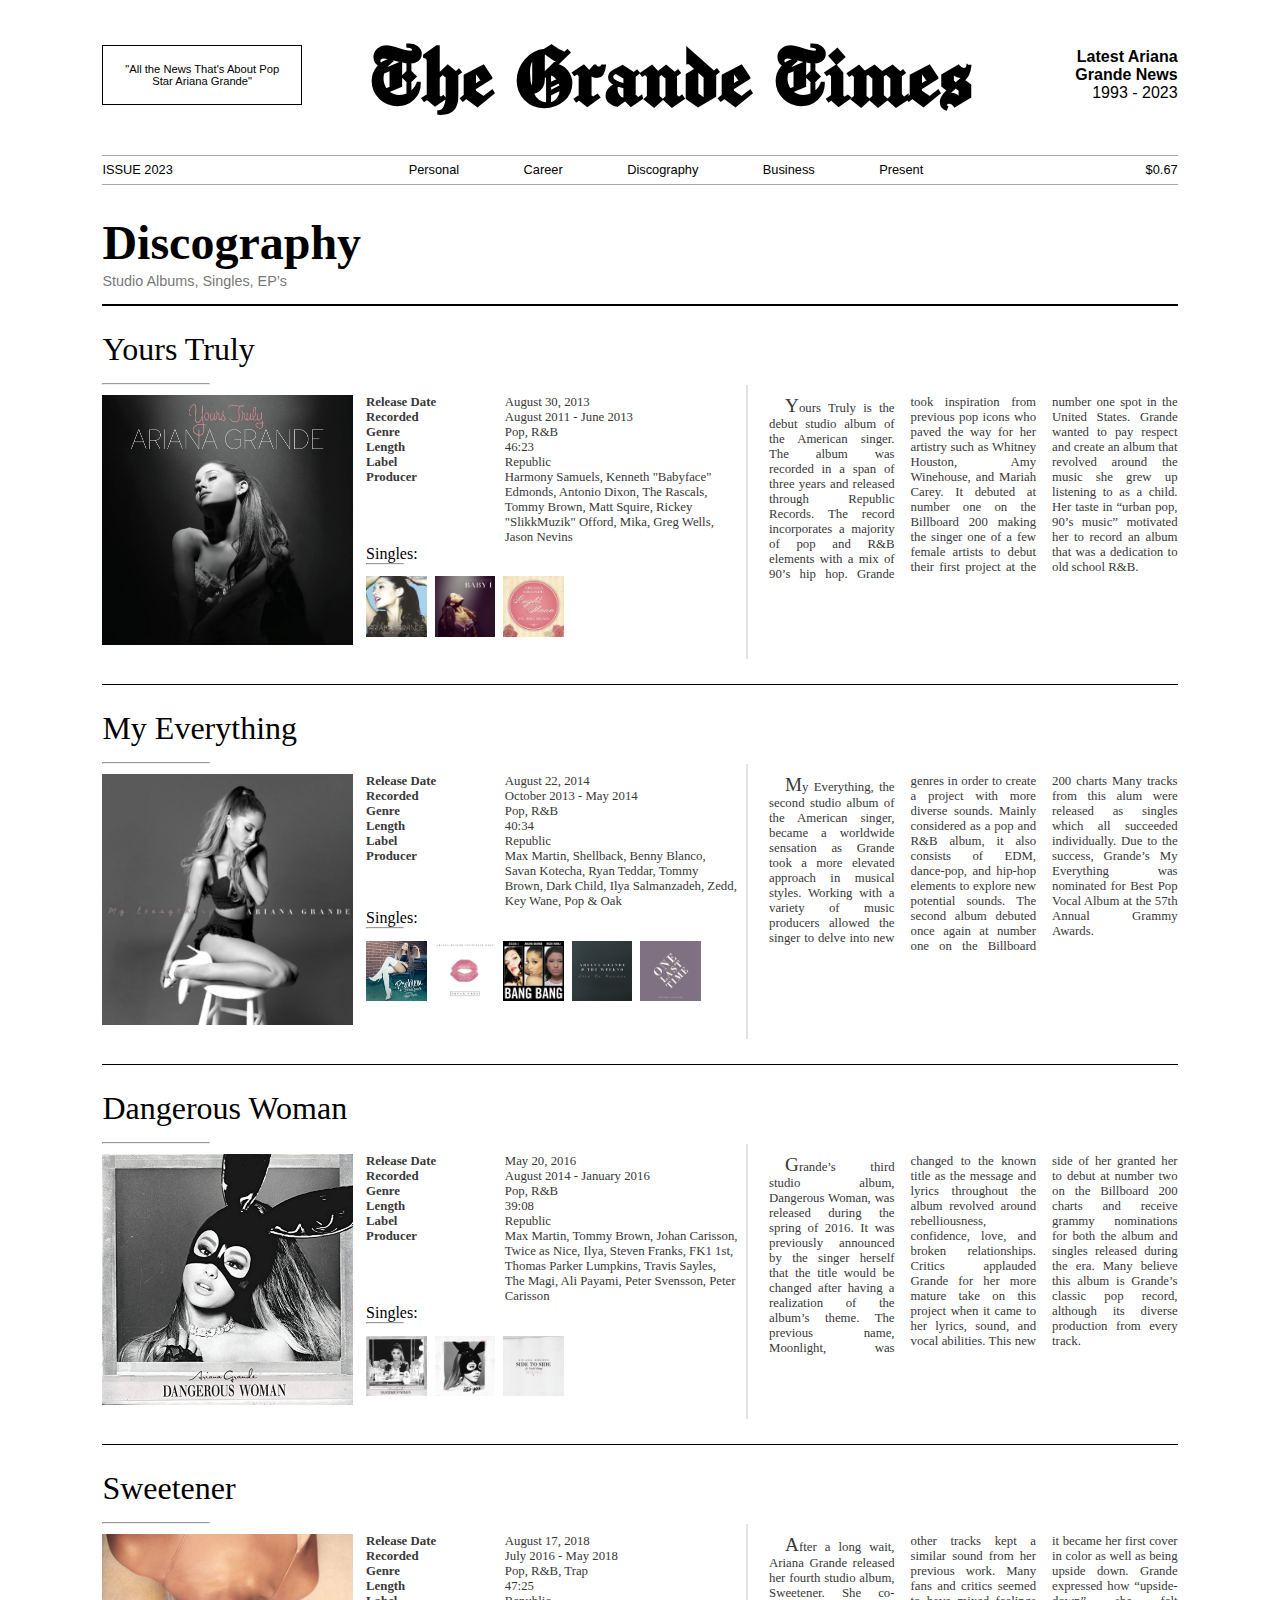
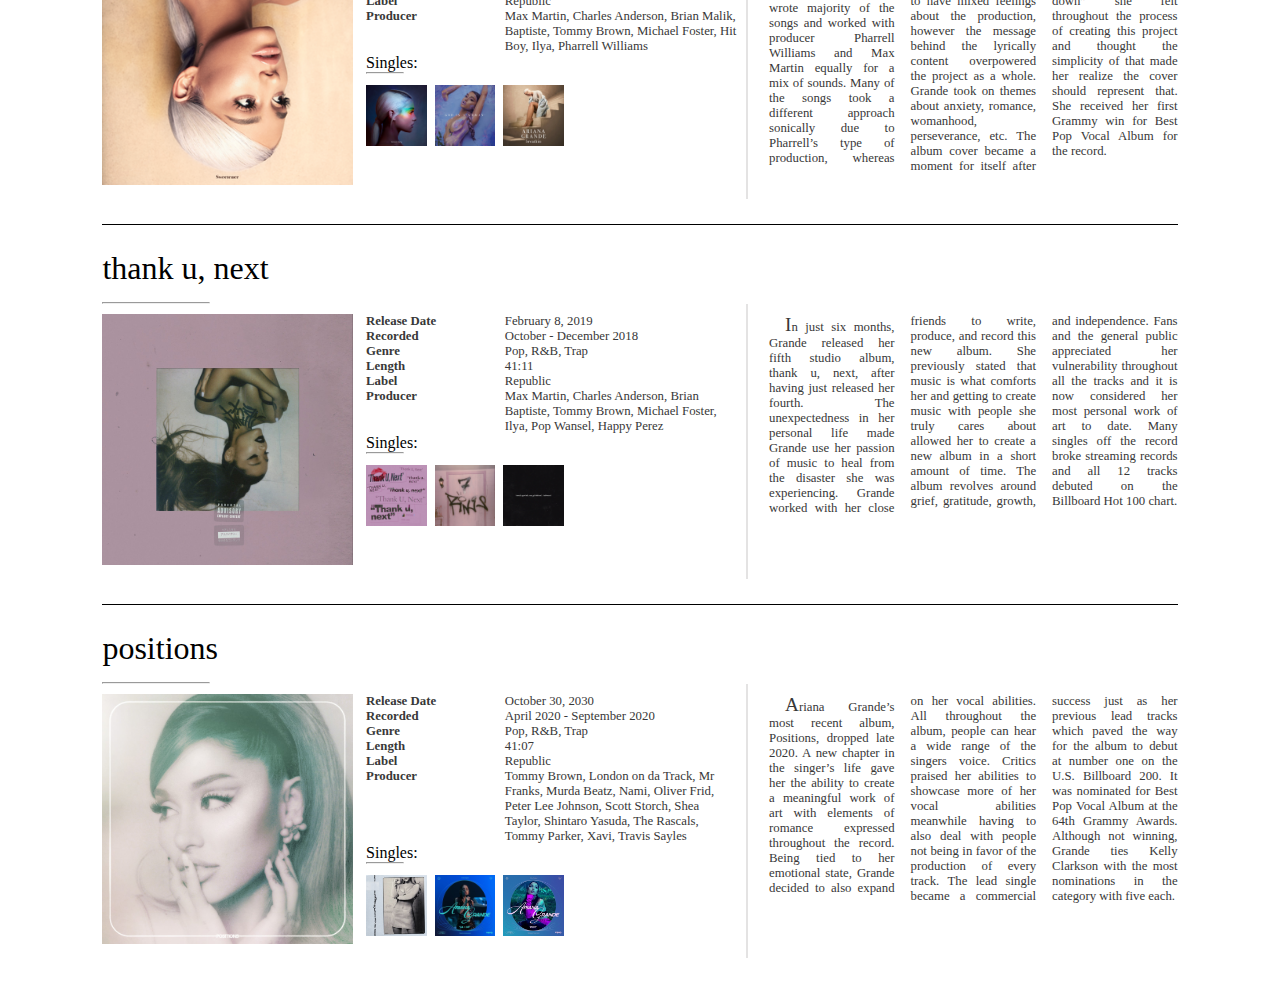
<file: discography.html>
<!DOCTYPE html>
<head>
  <meta charset="UTF-8" />
  <meta name="viewport" content="width=device-width, initial-scale=1" />
  <meta http-equiv="X-UA-Compatible" content="IE=edge" />
  <meta name="description" content="my first project" />
  <title>The Grande News</title>
  <link href="discography.css" rel="stylesheet" />
  <link rel="icon" href="images/favicon.png" />
</head>

<body>
  <header>
    <section class="head">
      <div>
        <p class="quote">"All the News That's About Pop Star Ariana Grande"</p>
      </div>
      <h1 class="logo"><a href="index.html">The Grande Times</a></h1>
      <div class="date">
        <p>
          <b>Latest Ariana Grande News<br /></b>1993 - 2023
        </p>
      </div>
    </section>
  </header>

  <section class="options">
    <p class="issue">ISSUE 2023</p>
    <nav class="navbar">
      <ul class="nav-links" id="navlinks">
        <li><a class="active" href="personal.html">Personal</a></li>
        <li><a class="active" href="career.html">Career</a></li>
        <li><a class="active" href="discography.html">Discography</a></li>
        <li><a class="active" href="business.html">Business</a></li>
        <li><a class="active" href="present.html">Present</a></li>
      </ul>
    </nav>
    <p class="price">$0.67</p>
  </section>

  <h1 class="heading">Discography</h1>
  <p class="sub-heading">Studio Albums, Singles, EP’s</p>

  <section class="album" id="YT">
    <div class="title-cover-facts-text">
      <p class="title">Yours Truly</p>
      <hr class="under-title" />
      <div class="cover-facts-text">
        <div class="cover-facts">
          <div class="cover-art">
            <img
              src="images/discography/yourstruly-cover.jpg"
              alt="Yours Truly Album Cover"
              class="cover"
            />
          </div>
          <div class="facts-singles">
            <div class="facts1-2">
              <p class="facts1">
                Release Date<br />Recorded<br />
                Genre<br />Length<br />Label<br />Producer
              </p>
              <p class="facts2">
                August 30, 2013<br />August 2011 - June 2013<br />Pop, R&B<br />46:23<br />Republic<br />Harmony
                Samuels, Kenneth "Babyface" Edmonds, Antonio Dixon, The Rascals,
                Tommy Brown, Matt Squire, Rickey "SlikkMuzik" Offord, Mika, Greg
                Wells, Jason Nevins
              </p>
            </div>
            <p class="single">Singles:</p>
            <hr class="under-title" />
            <img
              src="images/discography/the way.png"
              alt="The Way single cover"
              class="picture"
            />
            <img
              src="images/discography/baby i.png"
              alt="Baby I single cover"
              class="picture"
            />
            <img
              src="images/discography/right there.png"
              alt="Right There single cover"
              class="picture"
            />
          </div>
        </div>
        <div class="textual">
          <p class="text">
            Yours Truly is the debut studio album of the American singer. The
            album was recorded in a span of three years and released through
            Republic Records. The record incorporates a majority of pop and R&B
            elements with a mix of 90’s hip hop. Grande took inspiration from
            previous pop icons who paved the way for her artistry such as
            Whitney Houston, Amy Winehouse, and Mariah Carey. It debuted at
            number one on the Billboard 200 making the singer one of a few
            female artists to debut their first project at the number one spot
            in the United States. Grande wanted to pay respect and create an
            album that revolved around the music she grew up listening to as a
            child. Her taste in “urban pop, 90’s music” motivated her to record
            an album that was a dedication to old school R&B.
          </p>
        </div>
      </div>
    </div>
  </section>

  <section class="album" id="ME">
    <div class="title-cover-facts-text">
      <p class="title">My Everything</p>
      <hr class="under-title" />
      <div class="cover-facts-text">
        <div class="cover-facts">
          <div class="cover-art">
            <img
              src="images/discography/myeverything-cover.png"
              alt="My Everything Album Cover"
              class="cover"
            />
          </div>
          <div class="facts-singles">
            <div class="facts1-2">
              <p class="facts1">
                Release Date<br />Recorded<br />
                Genre<br />Length<br />Label<br />Producer
              </p>
              <p class="facts2">
                August 22, 2014<br />October 2013 - May 2014<br />Pop, R&B<br />40:34<br />Republic<br />Max
                Martin, Shellback, Benny Blanco, Savan Kotecha, Ryan Teddar,
                Tommy Brown, Dark Child, Ilya Salmanzadeh, Zedd, Key Wane, Pop &
                Oak
              </p>
            </div>
            <p class="single">Singles:</p>
            <hr class="under-title" />
            <img
              src="images/discography/problem.png"
              alt="Problem single cover"
              class="picture"
            />
            <img
              src="images/discography/break free.png"
              alt="Break Free single cover"
              class="picture"
            />
            <img
              src="images/discography/bang bang.png"
              alt="Bang Bang single cover"
              class="picture"
            />
            <img
              src="images/discography/love me harder.jpg"
              alt="Love Me Harder single cover"
              class="picture"
            />
            <img
              src="images/discography/one last time.png"
              alt="One Last Time single cover"
              class="picture"
            />
          </div>
        </div>
        <div class="textual">
          <p class="text">
            My Everything, the second studio album of the American singer,
            became a worldwide sensation as Grande took a more elevated approach
            in musical styles. Working with a variety of music producers allowed
            the singer to delve into new genres in order to create a project
            with more diverse sounds. Mainly considered as a pop and R&B album,
            it also consists of EDM, dance-pop, and hip-hop elements to explore
            new potential sounds. The second album debuted once again at number
            one on the Billboard 200 charts Many tracks from this alum were
            released as singles which all succeeded individually. Due to the
            success, Grande’s My Everything was nominated for Best Pop Vocal
            Album at the 57th Annual Grammy Awards.
          </p>
        </div>
      </div>
    </div>
  </section>

  <section class="album" id="DW">
    <div class="title-cover-facts-text">
      <p class="title">Dangerous Woman</p>
      <hr class="under-title" />
      <div class="cover-facts-text">
        <div class="cover-facts">
          <div class="cover-art">
            <img
              src="images/discography/dangerouswoman-cover.jpg"
              alt="Dangerous Woman Album Cover"
              class="cover"
            />
          </div>
          <div class="facts-singles">
            <div class="facts1-2">
              <p class="facts1">
                Release Date<br />Recorded<br />
                Genre<br />Length<br />Label<br />Producer
              </p>
              <p class="facts2">
                May 20, 2016<br />August 2014 - January 2016<br />Pop, R&B<br />39:08<br />Republic<br />Max
                Martin, Tommy Brown, Johan Carisson, Twice as Nice, Ilya, Steven
                Franks, FK1 1st, Thomas Parker Lumpkins, Travis Sayles, The
                Magi, Ali Payami, Peter Svensson, Peter Carisson
              </p>
            </div>
            <p class="single">Singles:</p>
            <hr class="under-title" />
            <img
              src="images/discography/dangerous woman.png"
              alt="Dangerous Woman single cover"
              class="picture"
            />
            <img
              src="images/discography/into you.png"
              alt="Into You single cover"
              class="picture"
            />
            <img
              src="images/discography/side to side.png"
              alt="Side To Side single cover"
              class="picture"
            />
          </div>
        </div>
        <div class="textual">
          <p class="text">
            Grande’s third studio album, Dangerous Woman, was released during
            the spring of 2016. It was previously announced by the singer
            herself that the title would be changed after having a realization
            of the album’s theme. The previous name, Moonlight, was changed to
            the known title as the message and lyrics throughout the album
            revolved around rebelliousness, confidence, love, and broken
            relationships. Critics applauded Grande for her more mature take on
            this project when it came to her lyrics, sound, and vocal abilities.
            This new side of her granted her to debut at number two on the
            Billboard 200 charts and receive grammy nominations for both the
            album and singles released during the era. Many believe this album
            is Grande’s classic pop record, although its diverse production from
            every track.
          </p>
        </div>
      </div>
    </div>
  </section>

  <section class="album">
    <div class="title-cover-facts-text">
      <p class="title">Sweetener</p>
      <hr class="under-title" />
      <div class="cover-facts-text">
        <div class="cover-facts">
          <div class="cover-art">
            <img
              src="images/discography/sweetener-cover.png"
              alt="Sweetener Album Cover"
              class="cover"
            />
          </div>
          <div class="facts-singles">
            <div class="facts1-2">
              <p class="facts1">
                Release Date<br />Recorded<br />
                Genre<br />Length<br />Label<br />Producer
              </p>
              <p class="facts2">
                August 17, 2018<br />July 2016 - May 2018<br />Pop, R&B, Trap<br />47:25<br />Republic<br />Max
                Martin, Charles Anderson, Brian Malik, Baptiste, Tommy Brown,
                Michael Foster, Hit Boy, Ilya, Pharrell Williams
              </p>
            </div>
            <p class="single">Singles:</p>
            <hr class="under-title" />
            <img
              src="images/discography/no tears left to cry.png"
              alt="no tears left to cry single cover"
              class="picture"
            />
            <img
              src="images/discography/god is a woman.png"
              alt="God is a woman single cover"
              class="picture"
            />
            <img
              src="images/discography/breathin.png"
              alt="breathin single cover"
              class="picture"
            />
          </div>
        </div>
        <div class="textual">
          <p class="text">
            After a long wait, Ariana Grande released her fourth studio album,
            Sweetener. She co-wrote majority of the songs and worked with
            producer Pharrell Williams and Max Martin equally for a mix of
            sounds. Many of the songs took a different approach sonically due to
            Pharrell’s type of production, whereas other tracks kept a similar
            sound from her previous work. Many fans and critics seemed to have
            mixed feelings about the production, however the message behind the
            lyrically content overpowered the project as a whole. Grande took on
            themes about anxiety, romance, womanhood, perseverance, etc. The
            album cover became a moment for itself after it became her first
            cover in color as well as being upside down. Grande expressed how
            “upside-down” she felt throughout the process of creating this
            project and thought the simplicity of that made her realize the
            cover should represent that. She received her first Grammy win for
            Best Pop Vocal Album for the record.
          </p>
        </div>
      </div>
    </div>
  </section>

  <section class="album">
    <div class="title-cover-facts-text">
      <p class="title">thank u, next</p>
      <hr class="under-title" />
      <div class="cover-facts-text">
        <div class="cover-facts">
          <div class="cover-art">
            <img
              src="images/discography/thanku,next-cover.jpeg"
              alt="thank u, next Album Cover"
              class="cover"
            />
          </div>
          <div class="facts-singles">
            <div class="facts1-2">
              <p class="facts1">
                Release Date<br />Recorded<br />
                Genre<br />Length<br />Label<br />Producer
              </p>
              <p class="facts2">
                February 8, 2019<br />October - December 2018<br />Pop, R&B,
                Trap<br />41:11<br />Republic<br />Max Martin, Charles Anderson,
                Brian Baptiste, Tommy Brown, Michael Foster, Ilya, Pop Wansel,
                Happy Perez
              </p>
            </div>
            <p class="single">Singles:</p>
            <hr class="under-title" />
            <img
              src="images/discography/thank u, next.png"
              alt="thank u, next single cover"
              class="picture"
            />
            <img
              src="images/discography/7 rings.png"
              alt="7 rings single cover"
              class="picture"
            />
            <img
              src="images/discography/break up with your girlfriend, i'm bored.png"
              alt="break up with your girlfriend, i'm bored single cover"
              class="picture"
            />
          </div>
        </div>
        <div class="textual">
          <p class="text">
            In just six months, Grande released her fifth studio album, thank u,
            next, after having just released her fourth. The unexpectedness in
            her personal life made Grande use her passion of music to heal from
            the disaster she was experiencing. Grande worked with her close
            friends to write, produce, and record this new album. She previously
            stated that music is what comforts her and getting to create music
            with people she truly cares about allowed her to create a new album
            in a short amount of time. The album revolves around grief,
            gratitude, growth, and independence. Fans and the general public
            appreciated her vulnerability throughout all the tracks and it is
            now considered her most personal work of art to date. Many singles
            off the record broke streaming records and all 12 tracks debuted on
            the Billboard Hot 100 chart.
          </p>
        </div>
      </div>
    </div>
  </section>

  <section class="album">
    <div class="title-cover-facts-text">
      <p class="title">positions</p>
      <hr class="under-title" />
      <div class="cover-facts-text">
        <div class="cover-facts">
          <div class="cover-art">
            <img
              src="images/discography/positions-cover.jpeg"
              alt="positions Album Cover"
              class="cover"
            />
          </div>
          <div class="facts-singles">
            <div class="facts1-2">
              <p class="facts1">
                Release Date<br />Recorded<br />
                Genre<br />Length<br />Label<br />Producer
              </p>
              <p class="facts2">
                October 30, 2030<br />April 2020 - September 2020<br />Pop, R&B,
                Trap<br />41:07<br />Republic<br />Tommy Brown, London on da
                Track, Mr Franks, Murda Beatz, Nami, Oliver Frid, Peter Lee
                Johnson, Scott Storch, Shea Taylor, Shintaro Yasuda, The
                Rascals, Tommy Parker, Xavi, Travis Sayles
              </p>
            </div>
            <p class="single">Singles:</p>
            <hr class="under-title" />
            <img
              src="images/discography/positions.png"
              alt="positions single cover"
              class="picture"
            />
            <img
              src="images/discography/34+35.png"
              alt="34+35 single cover"
              class="picture"
            />
            <img
              src="images/discography/pov.png"
              alt="pov single cover"
              class="picture"
            />
          </div>
        </div>
        <div class="textual">
          <p class="text">
            Ariana Grande’s most recent album, Positions, dropped late 2020. A
            new chapter in the singer’s life gave her the ability to create a
            meaningful work of art with elements of romance expressed throughout
            the record. Being tied to her emotional state, Grande decided to
            also expand on her vocal abilities. All throughout the album, people
            can hear a wide range of the singers voice. Critics praised her
            abilities to showcase more of her vocal abilities meanwhile having
            to also deal with people not being in favor of the production of
            every track. The lead single became a commercial success just as her
            previous lead tracks which paved the way for the album to debut at
            number one on the U.S. Billboard 200. It was nominated for Best Pop
            Vocal Album at the 64th Grammy Awards. Although not winning, Grande
            ties Kelly Clarkson with the most nominations in the category with
            five each.
          </p>
        </div>
      </div>
    </div>
  </section>
</body>
</file>
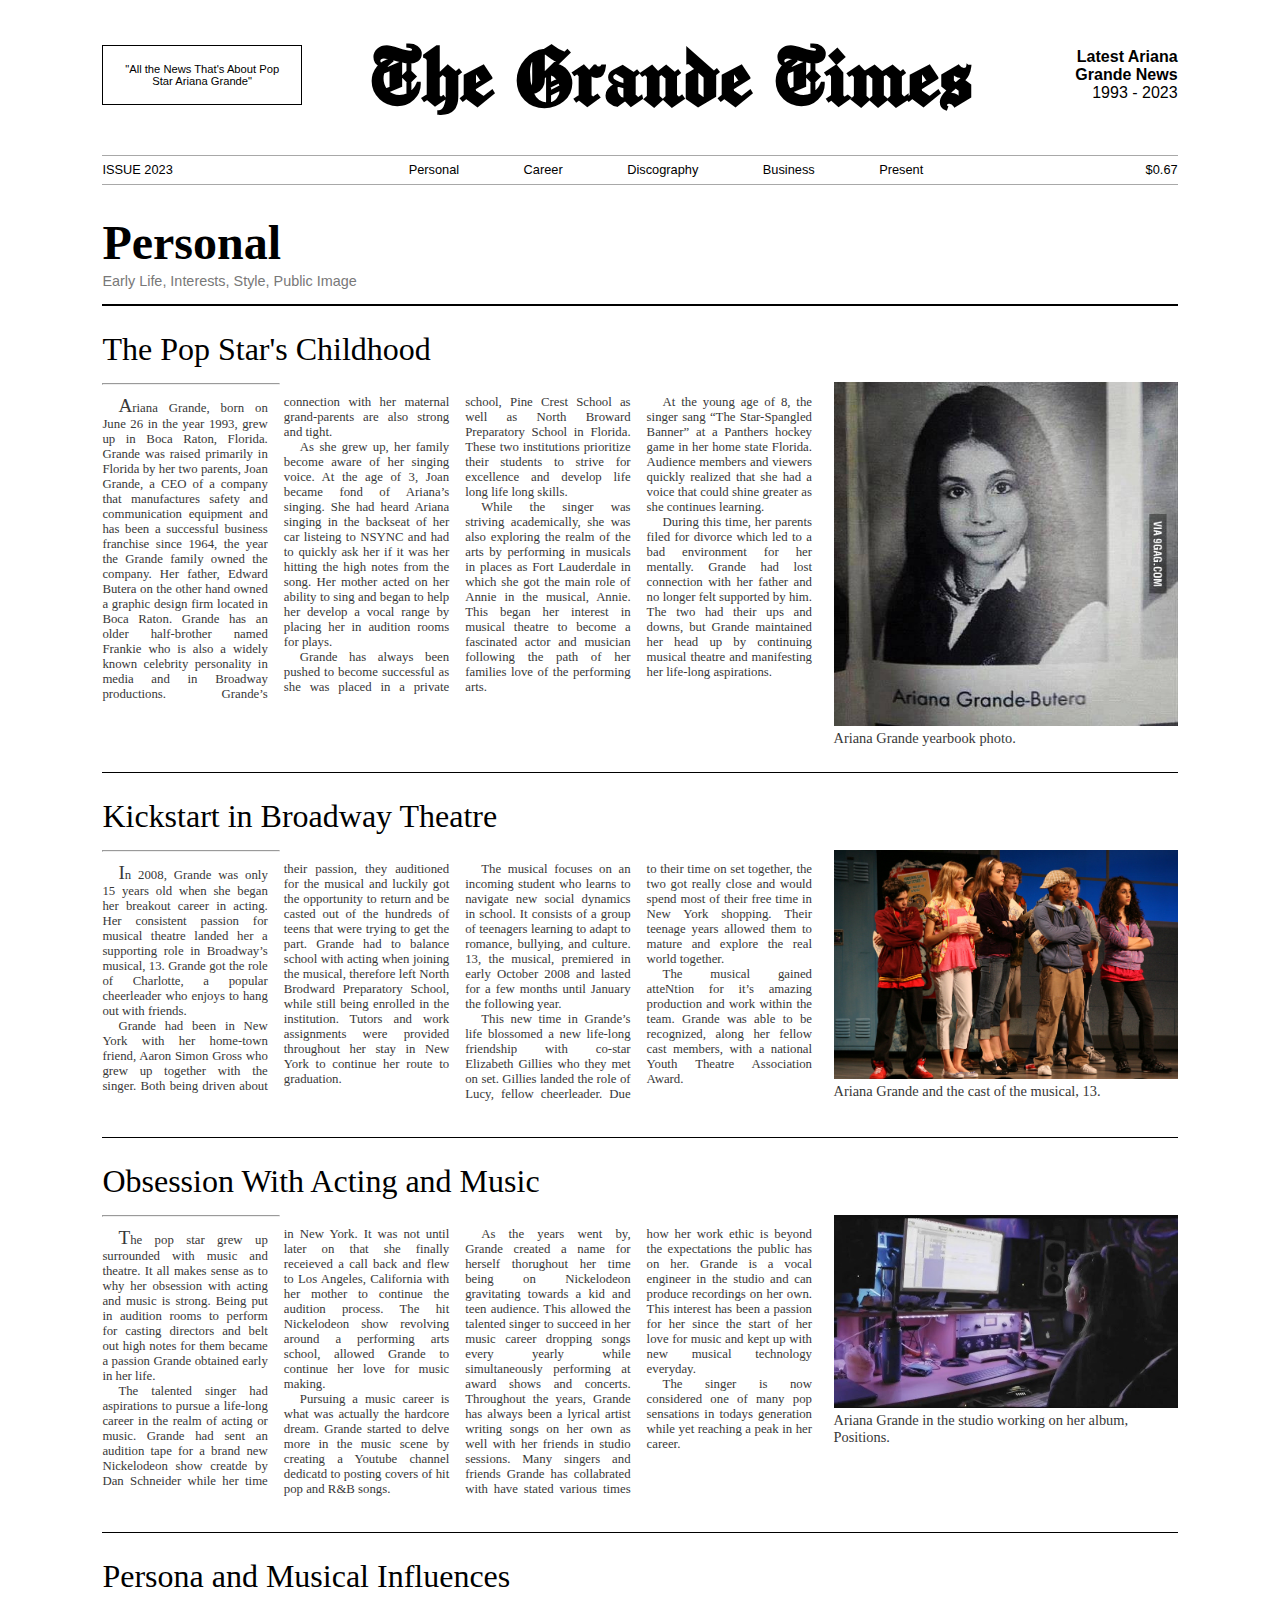
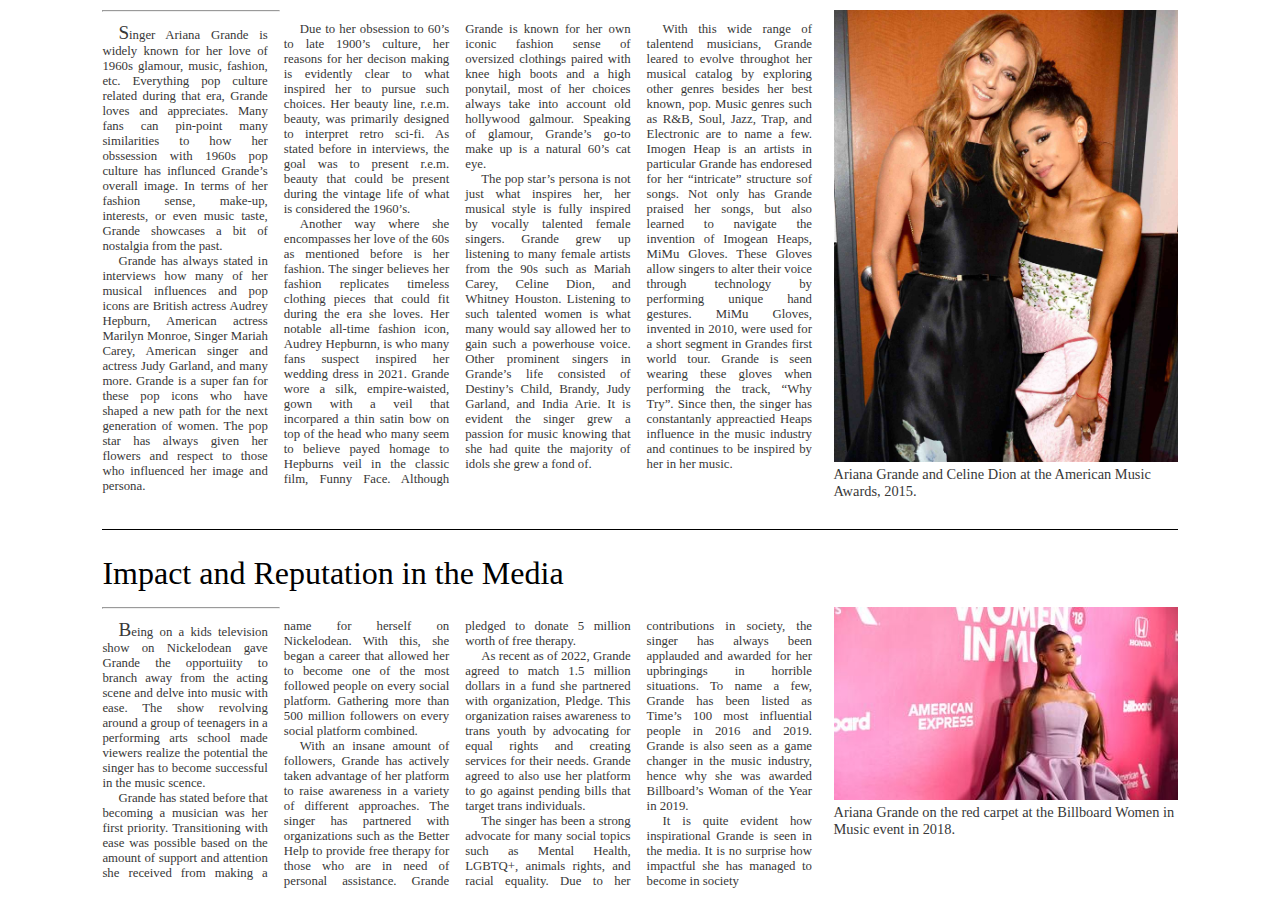
<file: personal.html>
<!DOCTYPE html>
<html lang="en">
  <head>
    <meta charset="UTF-8" />
    <meta name="viewport" content="width=device-width, initial-scale=1" />
    <meta http-equiv="X-UA-Compatible" content="IE=edge" />
    <meta name="description" content="my first project" />
    <title>The Grande News</title>
    <link href="personal.css" rel="stylesheet" />
    <link rel="icon" href="images/favicon.png" />
  </head>

  <body>
    <header>
      <section class="head">
        <div>
          <p class="quote">
            "All the News That's About Pop Star Ariana Grande"
          </p>
        </div>
        <h1 class="logo"><a href="index.html">The Grande Times</a></h1>
        <div class="date">
          <p>
            <b>Latest Ariana Grande News<br /></b>1993 - 2023
          </p>
        </div>
      </section>
    </header>

    <section class="options">
      <p class="issue">ISSUE 2023</p>
      <nav class="navbar">
        <ul class="nav-links" id="navlinks">
          <li><a class="active" href="personal.html">Personal</a></li>
          <li><a class="active" href="career.html">Career</a></li>
          <li><a class="active" href="discography.html">Discography</a></li>
          <li><a class="active" href="business.html">Business</a></li>
          <li><a class="active" href="present.html">Present</a></li>
        </ul>
      </nav>
      <p class="price">$0.67</p>
    </section>

    <h1 class="heading">Personal</h1>
    <p class="sub-heading">Early Life, Interests, Style, Public Image</p>

    <section class="article" id="personal1">
      <div class="personal">
        <p class="title">The Pop Star's Childhood</p>
        <hr class="under-title" />
        <div class="paragraph">
          <p class="text">
            Ariana Grande, born on June 26 in the year 1993, grew up in Boca
            Raton, Florida. Grande was raised primarily in Florida by her two
            parents, Joan Grande, a CEO of a company that manufactures safety
            and communication equipment and has been a successful business
            franchise since 1964, the year the Grande family owned the company.
            Her father, Edward Butera on the other hand owned a graphic design
            firm located in Boca Raton. Grande has an older half-brother named
            Frankie who is also a widely known celebrity personality in media
            and in Broadway productions. Grande’s connection with her maternal
            grand-parents are also strong and tight.
          </p>
          <p class="text">
            As she grew up, her family become aware of her singing voice. At the
            age of 3, Joan became fond of Ariana’s singing. She had heard Ariana
            singing in the backseat of her car listeing to NSYNC and had to
            quickly ask her if it was her hitting the high notes from the song.
            Her mother acted on her ability to sing and began to help her
            develop a vocal range by placing her in audition rooms for plays.
          </p>
          <p class="text">
            Grande has always been pushed to become successful as she was placed
            in a private school, Pine Crest School as well as North Broward
            Preparatory School in Florida. These two institutions prioritize
            their students to strive for excellence and develop life long life
            long skills.
          </p>
          <p class="text">
            While the singer was striving academically, she was also exploring
            the realm of the arts by performing in musicals in places as Fort
            Lauderdale in which she got the main role of Annie in the musical,
            Annie. This began her interest in musical theatre to become a
            fascinated actor and musician following the path of her families
            love of the performing arts.
          </p>
          <p class="text">
            At the young age of 8, the singer sang “The Star-Spangled Banner” at
            a Panthers hockey game in her home state Florida. Audience members
            and viewers quickly realized that she had a voice that could shine
            greater as she continues learning.
          </p>
          <p class="text">
            During this time, her parents filed for divorce which led to a bad
            environment for her mentally. Grande had lost connection with her
            father and no longer felt supported by him. The two had their ups
            and downs, but Grande maintained her head up by continuing musical
            theatre and manifesting her life-long aspirations.
          </p>
        </div>
      </div>
      <div class="picture">
        <img
          src="images/personal/ArianaYearbook.jpg"
          alt="Ariana Grande yearbook photo"
          class="ariana-image"
        />
        <p class="description">Ariana Grande yearbook photo.</p>
      </div>
    </section>

    <section class="article" id="personal2">
      <div class="personal">
        <p class="title">Kickstart in Broadway Theatre</p>
        <hr class="under-title" />
        <div class="paragraph">
          <p class="text">
            In 2008, Grande was only 15 years old when she began her breakout
            career in acting. Her consistent passion for musical theatre landed
            her a supporting role in Broadway’s musical, 13. Grande got the role
            of Charlotte, a popular cheerleader who enjoys to hang out with
            friends.
          </p>
          <p class="text">
            Grande had been in New York with her home-town friend, Aaron Simon
            Gross who grew up together with the singer. Both being driven about
            their passion, they auditioned for the musical and luckily got the
            opportunity to return and be casted out of the hundreds of teens
            that were trying to get the part. Grande had to balance school with
            acting when joining the musical, therefore left North Brodward
            Preparatory School, while still being enrolled in the institution.
            Tutors and work assignments were provided throughout her stay in New
            York to continue her route to graduation.
          </p>
          <p class="text">
            The musical focuses on an incoming student who learns to navigate
            new social dynamics in school. It consists of a group of teenagers
            learning to adapt to romance, bullying, and culture. 13, the
            musical, premiered in early October 2008 and lasted for a few months
            until January the following year.
          </p>
          <p class="text">
            This new time in Grande’s life blossomed a new life-long friendship
            with co-star Elizabeth Gillies who they met on set. Gillies landed
            the role of Lucy, fellow cheerleader. Due to their time on set
            together, the two got really close and would spend most of their
            free time in New York shopping. Their teenage years allowed them to
            mature and explore the real world together.
          </p>
          <p class="text">
            The musical gained atteNtion for it’s amazing production and work
            within the team. Grande was able to be recognized, along her fellow
            cast members, with a national Youth Theatre Association Award.
          </p>
        </div>
      </div>
      <div class="picture">
        <img
          src="images/personal/Ariana13.jpg"
          alt="Ariana Grande and the cast of the musical, 13"
          class="ariana-image"
        />
        <p class="description">
          Ariana Grande and the cast of the musical, 13.
        </p>
      </div>
    </section>

    <section class="article" id="personal3">
      <div class="personal">
        <p class="title">Obsession With Acting and Music</p>
        <hr class="under-title" />
        <div class="paragraph">
          <p class="text">
            The pop star grew up surrounded with music and theatre. It all makes
            sense as to why her obsession with acting and music is strong. Being
            put in audition rooms to perform for casting directors and belt out
            high notes for them became a passion Grande obtained early in her
            life.
          </p>
          <p class="text">
            The talented singer had aspirations to pursue a life-long career in
            the realm of acting or music. Grande had sent an audition tape for a
            brand new Nickelodeon show creatde by Dan Schneider while her time
            in New York. It was not until later on that she finally receieved a
            call back and flew to Los Angeles, California with her mother to
            continue the audition process. The hit Nickelodeon show revolving
            around a performing arts school, allowed Grande to continue her love
            for music making.
          </p>
          <p class="text">
            Pursuing a music career is what was actually the hardcore dream.
            Grande started to delve more in the music scene by creating a
            Youtube channel dedicatd to posting covers of hit pop and R&B songs.
          </p>
          <p class="text">
            As the years went by, Grande created a name for herself thorughout
            her time being on Nickelodeon gravitating towards a kid and teen
            audience. This allowed the talented singer to succeed in her music
            career dropping songs every yearly while simultaneously performing
            at award shows and concerts. Throughout the years, Grande has always
            been a lyrical artist writing songs on her own as well with her
            friends in studio sessions. Many singers and friends Grande has
            collabrated with have stated various times how her work ethic is
            beyond the expectations the public has on her. Grande is a vocal
            engineer in the studio and can produce recordings on her own. This
            interest has been a passion for her since the start of her love for
            music and kept up with new musical technology everyday.
          </p>
          <p class="text">
            The singer is now considered one of many pop sensations in todays
            generation while yet reaching a peak in her career.
          </p>
        </div>
      </div>
      <div class="picture">
        <img
          src="images/personal/ArianaStudio.jpg"
          alt="Ariana Grande in the studio"
          class="ariana-image"
        />
        <p class="description">
          Ariana Grande in the studio working on her album, Positions.
        </p>
      </div>
    </section>

    <section class="article">
      <div class="personal">
        <p class="title">Persona and Musical Influences</p>
        <hr class="under-title" />
        <div class="paragraph">
          <p class="text">
            Singer Ariana Grande is widely known for her love of 1960s glamour,
            music, fashion, etc. Everything pop culture related during that era,
            Grande loves and appreciates. Many fans can pin-point many
            similarities to how her obssession with 1960s pop culture has
            influnced Grande’s overall image. In terms of her fashion sense,
            make-up, interests, or even music taste, Grande showcases a bit of
            nostalgia from the past.
          </p>
          <p class="text">
            Grande has always stated in interviews how many of her musical
            influences and pop icons are British actress Audrey Hepburn,
            American actress Marilyn Monroe, Singer Mariah Carey, American
            singer and actress Judy Garland, and many more. Grande is a super
            fan for these pop icons who have shaped a new path for the next
            generation of women. The pop star has always given her flowers and
            respect to those who influenced her image and persona.
          </p>
          <p class="text">
            Due to her obsession to 60’s to late 1900’s culture, her reasons for
            her decison making is evidently clear to what inspired her to pursue
            such choices. Her beauty line, r.e.m. beauty, was primarily designed
            to interpret retro sci-fi. As stated before in interviews, the goal
            was to present r.e.m. beauty that could be present during the
            vintage life of what is considered the 1960’s.
          </p>
          <p class="text">
            Another way where she encompasses her love of the 60s as mentioned
            before is her fashion. The singer believes her fashion replicates
            timeless clothing pieces that could fit during the era she loves.
            Her notable all-time fashion icon, Audrey Hepburnn, is who many fans
            suspect inspired her wedding dress in 2021. Grande wore a silk,
            empire-waisted, gown with a veil that incorpared a thin satin bow on
            top of the head who many seem to believe payed homage to Hepburns
            veil in the classic film, Funny Face. Although Grande is known for
            her own iconic fashion sense of oversized clothings paired with knee
            high boots and a high ponytail, most of her choices always take into
            account old hollywood galmour. Speaking of glamour, Grande’s go-to
            make up is a natural 60’s cat eye.
          </p>
          <p class="text">
            The pop star’s persona is not just what inspires her, her musical
            style is fully inspired by vocally talented female singers. Grande
            grew up listening to many female artists from the 90s such as Mariah
            Carey, Celine Dion, and Whitney Houston. Listening to such talented
            women is what many would say allowed her to gain such a powerhouse
            voice. Other prominent singers in Grande’s life consisted of
            Destiny’s Child, Brandy, Judy Garland, and India Arie. It is evident
            the singer grew a passion for music knowing that she had quite the
            majority of idols she grew a fond of.
          </p>
          <p class="text">
            With this wide range of talentend musicians, Grande leared to evolve
            throughot her musical catalog by exploring other genres besides her
            best known, pop. Music genres such as R&B, Soul, Jazz, Trap, and
            Electronic are to name a few. Imogen Heap is an artists in
            particular Grande has endoresed for her “intricate” structure sof
            songs. Not only has Grande praised her songs, but also learned to
            navigate the invention of Imogean Heaps, MiMu Gloves. These Gloves
            allow singers to alter their voice through technology by performing
            unique hand gestures. MiMu Gloves, invented in 2010, were used for a
            short segment in Grandes first world tour. Grande is seen wearing
            these gloves when performing the track, “Why Try”. Since then, the
            singer has constantanly appreactied Heaps influence in the music
            industry and continues to be inspired by her in her music.
          </p>
        </div>
      </div>
      <div class="picture">
        <img
          src="images/personal/ArianaCeline.jpg"
          alt="Ariana Grande and Celine Dion"
          class="ariana-image"
        />
        <p class="description">
          Ariana Grande and Celine Dion at the American Music Awards, 2015.
        </p>
      </div>
    </section>

    <section class="article">
      <div class="personal">
        <p class="title">Impact and Reputation in the Media</p>
        <hr class="under-title" />
        <div class="paragraph">
          <p class="text">
            Being on a kids television show on Nickelodean gave Grande the
            opportuiity to branch away from the acting scene and delve into
            music with ease. The show revolving around a group of teenagers in a
            performing arts school made viewers realize the potential the singer
            has to become successful in the music scence.
          </p>
          <p class="text">
            Grande has stated before that becoming a musician was her first
            priority. Transitioning with ease was possible based on the amount
            of support and attention she received from making a name for herself
            on Nickelodean. With this, she began a career that allowed her to
            become one of the most followed people on every social platform.
            Gathering more than 500 million followers on every social platform
            combined.
          </p>
          <p class="text">
            With an insane amount of followers, Grande has actively taken
            advantage of her platform to raise awareness in a variety of
            different approaches. The singer has partnered with organizations
            such as the Better Help to provide free therapy for those who are in
            need of personal assistance. Grande pledged to donate 5 million
            worth of free therapy.
          </p>
          <p class="text">
            As recent as of 2022, Grande agreed to match 1.5 million dollars in
            a fund she partnered with organization, Pledge. This organization
            raises awareness to trans youth by advocating for equal rights and
            creating services for their needs. Grande agreed to also use her
            platform to go against pending bills that target trans individuals.
          </p>
          <p class="text">
            The singer has been a strong advocate for many social topics such as
            Mental Health, LGBTQ+, animals rights, and racial equality. Due to
            her contributions in society, the singer has always been applauded
            and awarded for her upbringings in horrible situations. To name a
            few, Grande has been listed as Time’s 100 most influential people in
            2016 and 2019. Grande is also seen as a game changer in the music
            industry, hence why she was awarded Billboard’s Woman of the Year in
            2019.
          </p>
          <p class="text">
            It is quite evident how inspirational Grande is seen in the media.
            It is no surprise how impactful she has managed to become in society
          </p>
        </div>
      </div>
      <div class="picture">
        <img
          src="images/personal/ArianaWOTY.jpeg"
          alt="Ariana Grande on the red carpet at the Billboard Women in Music event in 2018"
          class="ariana-image"
        />
        <p class="description">
          Ariana Grande on the red carpet at the Billboard Women in Music event
          in 2018.
        </p>
      </div>
    </section>
  </body>
</html>
</file>
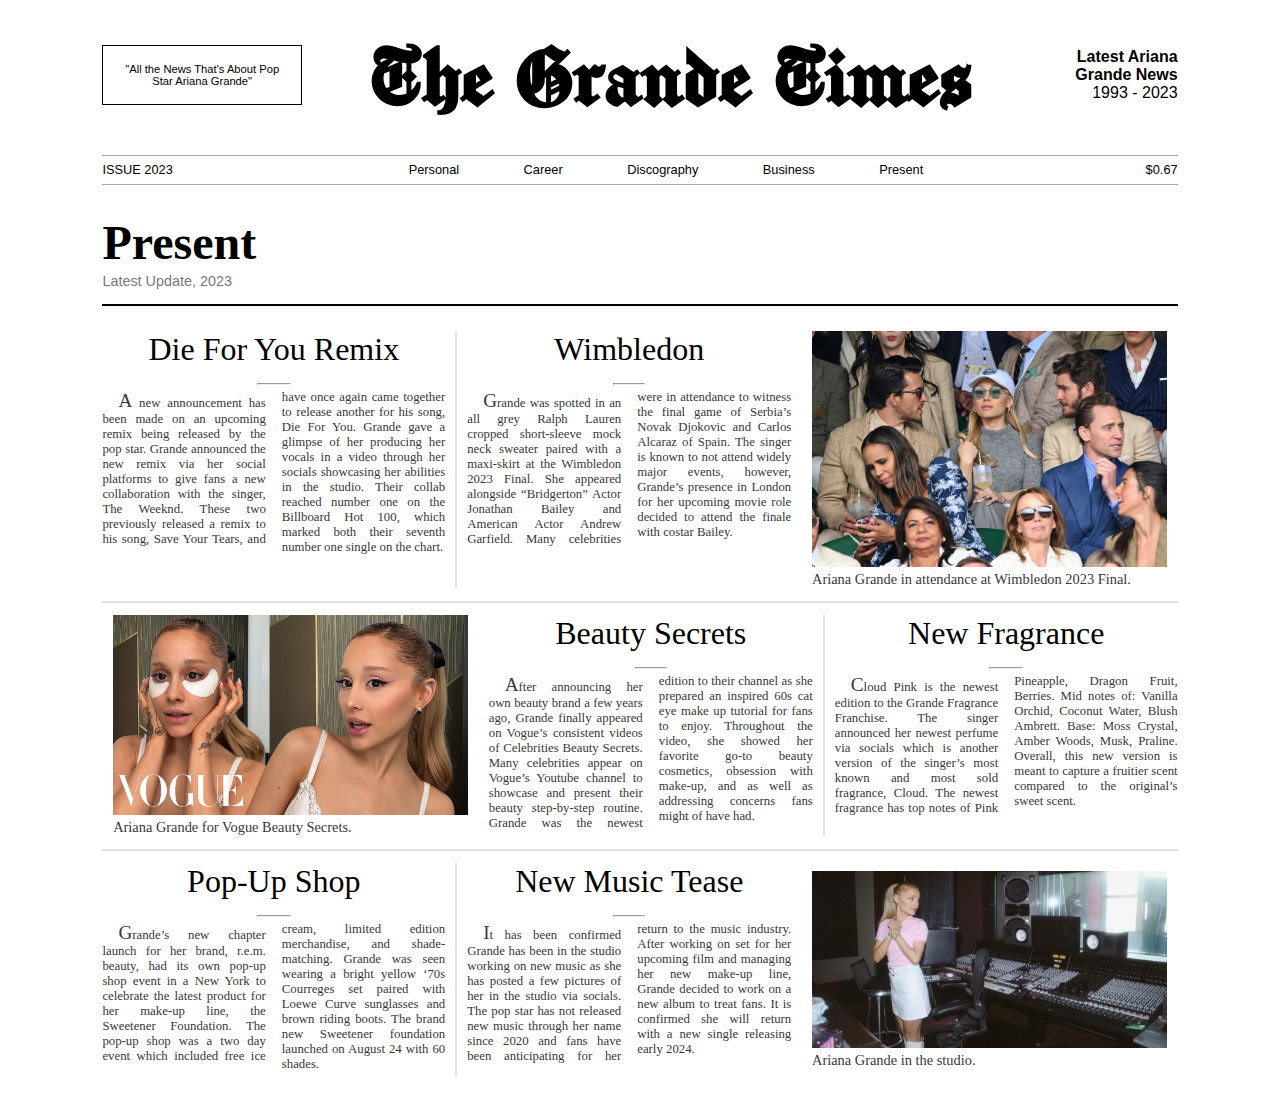
<file: present.html>
<!DOCTYPE html>
<html lang="en">
  <head>
    <meta charset="UTF-8" />
    <meta name="viewport" content="width=device-width, initial-scale=1" />
    <meta http-equiv="X-UA-Compatible" content="IE=edge" />
    <meta name="description" content="my first project" />
    <title>The Grande News</title>
    <link href="present.css" rel="stylesheet" />
    <link rel="icon" href="images/favicon.png" />
  </head>
  <body>
    <section class="head">
      <div>
        <p class="quote">"All the News That's About Pop Star Ariana Grande"</p>
      </div>
      <h1 class="logo">
        <a class="logo-link" href="index.html">The Grande Times</a>
      </h1>
      <div class="date">
        <p>
          <b>Latest Ariana Grande News<br /></b>1993 - 2023
        </p>
      </div>
    </section>

    <section class="options">
      <p class="issue">ISSUE 2023</p>
      <nav class="navbar">
        <ul class="nav-links" id="navlinks">
          <li><a class="active" href="personal.html">Personal</a></li>
          <li><a class="active" href="career.html">Career</a></li>
          <li><a class="active" href="discography.html">Discography</a></li>
          <li><a class="active" href="business.html">Business</a></li>
          <li><a class="active" href="present.html">Present</a></li>
        </ul>
      </nav>
      <p class="price">$0.67</p>
    </section>

    <h1 class="heading">Present</h1>
    <p class="sub-heading">Latest Update, 2023</p>

    <section class="present">
      <div class="row1">
        <div class="remix" id="DFY">
          <p class="title">Die For You Remix</p>
          <hr class="under-title" />
          <div class="paragraph">
            <p class="text">
              A new announcement has been made on an upcoming remix being
              released by the pop star. Grande announced the new remix via her
              social platforms to give fans a new collaboration with the singer,
              The Weeknd. These two previously released a remix to his song,
              Save Your Tears, and have once again came together to release
              another for his song, Die For You. Grande gave a glimpse of her
              producing her vocals in a video through her socials showcasing her
              abilities in the studio. Their collab reached number one on the
              Billboard Hot 100, which marked both their seventh number one
              single on the chart.
            </p>
          </div>
        </div>
        <div class="wimbledon">
          <p class="title">Wimbledon</p>
          <hr class="under-title" />
          <div class="paragraph">
            <p class="text">
              Grande was spotted in an all grey Ralph Lauren cropped
              short-sleeve mock neck sweater paired with a maxi-skirt at the
              Wimbledon 2023 Final. She appeared alongside “Bridgerton” Actor
              Jonathan Bailey and American Actor Andrew Garfield. Many
              celebrities were in attendance to witness the final game of
              Serbia’s Novak Djokovic and Carlos Alcaraz of Spain. The singer is
              known to not attend widely major events, however, Grande’s
              presence in London for her upcoming movie role decided to attend
              the finale with costar Bailey.
            </p>
          </div>
        </div>
        <div class="picture">
          <img
            src="images/present/ArianaWimbledon.jpg"
            class="image"
            alt="Ariana Grande in attendance at Wimbledon 2023 Final"
          />
          <p class="description">
            Ariana Grande in attendance at Wimbledon 2023 Final.
          </p>
        </div>
      </div>

      <div class="row2">
        <div class="picture">
          <img
            src="images/present/VogueGRWM.jpg"
            class="image"
            alt="Ariana Grande for Vogue Beauty Secrets"
          />
          <p class="description">Ariana Grande for Vogue Beauty Secrets.</p>
        </div>
        <div class="vogue">
          <p class="title">Beauty Secrets</p>
          <hr class="under-title" />
          <div class="paragraph">
            <p class="text">
              After announcing her own beauty brand a few years ago, Grande
              finally appeared on Vogue’s consistent videos of Celebrities
              Beauty Secrets. Many celebrities appear on Vogue’s Youtube channel
              to showcase and present their beauty step-by-step routine. Grande
              was the newest edition to their channel as she prepared an
              inspired 60s cat eye make up tutorial for fans to enjoy.
              Throughout the video, she showed her favorite go-to beauty
              cosmetics, obsession with make-up, and as well as addressing
              concerns fans might of have had.
            </p>
          </div>
        </div>
        <div class="perfume">
          <p class="title">New Fragrance</p>
          <hr class="under-title" />
          <div class="paragraph">
            <p class="text">
              Cloud Pink is the newest edition to the Grande Fragrance
              Franchise. The singer announced her newest perfume via socials
              which is another version of the singer’s most known and most sold
              fragrance, Cloud. The newest fragrance has top notes of Pink
              Pineapple, Dragon Fruit, Berries. Mid notes of: Vanilla Orchid,
              Coconut Water, Blush Ambrett. Base: Moss Crystal, Amber Woods,
              Musk, Praline. Overall, this new version is meant to capture a
              fruitier scent compared to the original’s sweet scent.
            </p>
          </div>
        </div>
      </div>

      <div class="row3">
        <div class="popup-shop">
          <p class="title">Pop-Up Shop</p>
          <hr class="under-title" />
          <div class="paragraph">
            <p class="text">
              Grande’s new chapter launch for her brand, r.e.m. beauty, had its
              own pop-up shop event in a New York to celebrate the latest
              product for her make-up line, the Sweetener Foundation. The pop-up
              shop was a two day event which included free ice cream, limited
              edition merchandise, and shade-matching. Grande was seen wearing a
              bright yellow ‘70s Courreges set paired with Loewe Curve
              sunglasses and brown riding boots. The brand new Sweetener
              foundation launched on August 24 with 60 shades.
            </p>
          </div>
        </div>
        <div class="new-music">
          <p class="title">New Music Tease</p>
          <hr class="under-title" />
          <div class="paragraph">
            <p class="text">
              It has been confirmed Grande has been in the studio working on new
              music as she has posted a few pictures of her in the studio via
              socials. The pop star has not released new music through her name
              since 2020 and fans have been anticipating for her return to the
              music industry. After working on set for her upcoming film and
              managing her new make-up line, Grande decided to work on a new
              album to treat fans. It is confirmed she will return with a new
              single releasing early 2024.
            </p>
          </div>
        </div>
        <div class="picture">
          <img
            src="images/present/ArianaAtStudio.jpg"
            class="image"
            alt="Ariana Grande in the studio."
          />
          <p class="description">Ariana Grande in the studio.</p>
        </div>
      </div>
    </section>
  </body>
</html>
</file>
<file: style.css>
* {
    margin: 0;
    padding: 0;
    box-sizing: border-box;
    background-color: white;
}

html {
    scroll-behavior: smooth;
}

@font-face {
    font-family: NYT;
    src: url('fonts/Chomsky.otf');
}

body {
    margin: 0% 8% 0% 8%;
}



/* ---------- */
/*   header   */
/* ---------- */

.head {
    display: flex;
    justify-content: space-between;
    align-items: center;
    margin-bottom: 5px;
}

.logo {
    font-family: NYT;
    font-size: 5.7em;
    margin: 0;
    text-align: center;
    width: 100%;
}

.quote {
    font-size: .7em;
    background-color: white;
    border: .2px solid black;
    padding: 1.5em;
    font-family: 'Inria Sans', sans-serif;
    margin: 5vmin 0vmin;
    text-align: center;
}

.date {
    font-size: 1em;
    text-align: right;
    align-self: center;
    font-family: 'Inria Sans', sans-serif;
}



/* ---------- */
/*   navbar   */
/* ---------- */

.options {
    display: flex;
    align-items: center;
    justify-content: space-around;
    font-family: 'Inria Sans', sans-serif;
    font-size: .8em;
    border-top: 1.5px solid rgb(168, 168, 168);
    border-bottom: 1.5px solid rgb(168, 168, 168);
    padding: 2px 0px;
}

.issue {
    text-align: left;
    width: 13%;
}

.price {
    text-align: right;
    width: 13%;
}

.navbar {
    width: 75%;
    text-align: center;
}

.nav-links li {
    list-style: none;
    display: inline-flex;
    text-decoration: none;
    padding-left: 6.5%;
    padding-left: 6.5%;
}

a {
    color: black;
    text-decoration: none;
    padding: 4.5px;
}

.active:hover {
    background-color: rgba(233, 233, 233, 0.567);
    padding: 4.5px;
    border-radius: 5px;
}



/* ---------- */
/* headline 1 */
/* ---------- */

.headline {
    justify-content: center;
    display: relative;
    text-align: center;
    font-family: 'Koulen', sans-serif;

}

.headline h1 {
    font-size: 4.4em;
    margin: 0;
    padding-top: 10px;
    padding-bottom: 5px;
}

.headline p {
    font-size: 2.3em;
    padding: 10px 5px 30px 5px;
    margin: 0;
}



/* ---------- */
/* article 1  */
/* ---------- */

.article {
    justify-content: space-between;
    display: flex;
    border-bottom: 1px solid black;
    padding-bottom: 4px;
}

.article-one {
    width: 50%;
    height: auto;
}

.title {
    font-family: 'Playfair Display', serif;
    font-size: 2em;
    text-align: center;
    width: 100%;
    padding: 15px 7px 20px 7px;
}

.paragraph-1 {
    column-count: 3;
    column-gap: 1em;
    width: 100%;
    padding-top: 10px;
    padding-bottom: 10px;
}

.text {
    font-family: 'Georgia', serif;
    font-size: .8em;
    text-indent: 1.25em;
    text-align: justify;
    color: #383838;
}

.text:first-of-type::first-letter {
    font-size: 1.5em;
}

.picture {
    width: 48%;
    height: auto;
} 

.ariana-ntltc {
    width: 100%;
    height: auto;
}

.description {
    font-family: 'Lora', serif;
    text-align: left;
    font-size: .9em;
    padding-bottom: 5px;
    color: #383838;
}



  /* ---------- */
/* article 2,3,4 */
  /* ---------- */

.article234 {
    display: flex;
    justify-content: space-between;
    padding-top: 10px;
    padding-bottom: 10px;
    border-bottom: 1px solid black;
}

/* = two = */

.article-two {
    width: 59%;
    padding-right: 10px;
    border-right: 2px solid rgb(228, 227, 227);
}

.paragraph-2 {
    width: 100%;
    padding-top: 10px;
    padding-bottom: 10px;;
}

.arianaREM {
    width: 100%;
    height: auto;
    padding-top: 4px;
}

/* = three = */

.article-three {
    border-right: 2px solid rgb(228, 227, 227);
    width: 63%;
    padding-left: 10px;
    padding-right: 10px;
}

.ariana-positions {
    width: 100%;
    height: auto;
}

.under-title {
    width: 50%;
    margin: auto;
}

.paragraph-3 {
    width: 100%;
    padding-top: 10px;
    padding-bottom: 10px;;
}

.cloudpink {
    width: 100%;
    height: auto;
    padding-top: 4px;
}

/* == four = */

.article-four {
    width: 187%;
    padding-left: 10px;
    padding-right: 10px;
    border-right: 2px solid rgb(228, 227, 227);
}

.paragraph-4 {
    width: 100%;
    column-count: 3;
    column-gap: 1em;
    padding-top: 10px;
    padding-bottom: 10px;
}

.arianaYT {
    padding-top: 4px;
    width: 100%;
    height: auto;
}

/* - five - */

.article-five {
    width: 59%;
    padding-left: 10px;
}

.paragraph-5 {
    width: 100%;
    padding-top: 10px;
    padding-bottom: 10px;
}


.article67 {
    display: flex;
    justify-content: space-between;
    padding-top: 10px;
    padding-bottom: 10px;
}

/* - six - */

.article-six {
    width: 35%;
    padding-right: 10px;
    border-right: 2px solid rgb(228, 227, 227);
}

.paragraph-6 {
    width: 100%;
    padding-top: 10px;
    padding-bottom: 10px;
}

/* - seven - */

.article-seven {
    width: 65%;
    padding-left: 10px;
}

.paragraph-7 {
    width: 100%;
    column-count: 2;
    column-gap: 1em;
    padding-top: 10px;
    padding-bottom: 10px;
}



/* ---------- */
/* end articles */
/* ---------- */

.articles {
    display: flex;
    justify-content: left;
    padding-top: 10px;
    padding-bottom: 10px;
}

.set {
    width: 20%;
    text-align: left;
    padding: 0px 10px;
    border-right: 2px solid rgb(228, 227, 227);
}
.last-set {
    width: 20%;
    text-align: left;
    padding: 0px 10px; 
}

.title-set {
    font-size: .8em;
    color: #383838;
    font-family: 'Playfair Display', serif;
}

.sub-title {
    font-family: 'Playfair Display', serif;
    font-size: .95em;
    color: #000000;
}

.subs {
    padding: 7px 0px;
}

.sub-text {
    font-family: 'Georgia', serif;
    font-size: .75em;
    color: #383838;
}

.sub-link {
    text-decoration: none;
    padding: 0;
}

.arianaWimbledon, .arianaPink, .modVanillaBlush {
    padding: 7px 0px;
    width: 100%;
}



/* ---------- */
/* responsive */
/* ---------- */

@media screen and (max-width: 1230px) {
    body {
        margin: 0% 6.7% 0% 6.7%;
    }
    .quote {
        font-size: .6em;
        padding: 1em;
    }
    .logo {
        font-size: 5em;
    }
    .headline h1 {
        font-size: 3.9em
    }
    .headline p {
        font-size: 1.9em;
    }
    .title {
        font-size: 1.5em;
    }
    .text {
        font-size: .7em;
    }
    .description {
        font-size: .8em;
    }
    .title-set {
        font-size: .7em;
    }
    .sub-title {
        font-size: .8em;
    }
    .sub-text {
        font-size: .7em;
    }
}

@media screen and (max-width: 1000px) {
    .logo {
        font-size: 3.6em;
    }
    .headline h1 {
        font-size: 3em
    }
    .headline p {
        font-size: 1.5em;
    }
}

@media screen and (max-width: 870px) {
    .article {
        display: block;
    }
    .article-one, .picture, .article-two, .article-three, .article-four, .article-five{
        width: 100%;
        border-right: none;
    }
    .paragraph-1 {
        columns: 4;
    }
    .article234 {
        display: block;
    }
    .paragraph-2, .paragraph-3, .paragraph-4, .paragraph-5 {
        columns: 4;
    }
    .article-six {
        width: 25%;
    }
    .article-seven {
        width: 75%;
    }
    .paragraph-7 {
        columns: 3;
    }
    .title {
        font-size: 1.65em;
    }
    .text {
        font-size: .75em;
    }
}

@media screen and (max-width: 785px) {
    .quote {
        font-size: .5em;
        padding: .9em;
        width: 90%;
    }
    .logo {
        font-size: 3em;
    }
    .date {
        font-size: .75em;
    }
    .options {
        font-size: .45em;
    }
    .navbar {
        width: 75%;
    }
    .headline h1 {
        font-size: 3em
    }
    .headline p {
        font-size: 1.5em;
    }
}

@media screen and (max-width: 655px) {
    .logo {
        font-size: 2.15em;
    }
    .article67 {
        display: block;
    }
    .article-six, .article-seven {
        width: 100%;
        border-right: none;
    }
    .paragraph-1, .paragraph-2, .paragraph-3, .paragraph-4, .paragraph-5, .paragraph-6, .paragraph-7 {
        columns: 3;
    }
}

@media screen and (max-width: 580px) {
    .quote {
        display: none;
    }
    .date {
        display: none;
    }
    .logo {
        margin-bottom: 10px;
    }
}
</file>
<file: business.css>
* {
    margin: 0;
    padding: 0;
    box-sizing: border-box;
    background-color: white;
}

html {
    scroll-behavior: smooth;
}

@font-face {
    font-family: NYT;
    src: url('fonts/Chomsky.otf');
}

body {
    margin: 0% 8% 0% 8%;
}



/* ---------- */
/*   header   */
/* ---------- */

.head {
    display: flex;
    justify-content: space-between;
    align-items: center;
    margin-bottom: 5px;
}

.logo {
    font-family: NYT;
    font-size: 5.7em;
    margin: 0;
    text-align: center;
    width: 100%;
}

.quote {
    font-size: .7em;
    background-color: white;
    border: .2px solid black;
    padding: 1.5em;
    font-family: 'Inria Sans', sans-serif;
    margin: 5vmin 0vmin;
    text-align: center;
}

.date {
    font-size: 1em;
    text-align: right;
    align-self: center;
    font-family: 'Inria Sans', sans-serif;
}



/* ---------- */
/*   navbar   */
/* ---------- */

.options {
    display: flex;
    align-items: center;
    justify-content: space-around;
    font-family: 'Inria Sans', sans-serif;
    font-size: .8em;
    border-top: 1.5px solid rgb(168, 168, 168);
    border-bottom: 1.5px solid rgb(168, 168, 168);
    padding: 2px 0px;
}

.issue {
    text-align: left;
    width: 13%;
}

.price {
    text-align: right;
    width: 13%;
}

.navbar {
    width: 75%;
    text-align: center;
}

.nav-links li {
    list-style: none;
    display: inline-flex;
    text-decoration: none;
    padding-left: 6.5%;
    padding-left: 6.5%;
}

a {
    color: black;
    text-decoration: none;
    padding: 4.5px;
}

.active:hover {
    background-color: rgba(233, 233, 233, 0.567);
    padding: 4.5px;
    border-radius: 5px;
}



/* ---------- */
/*   heading  */
/* ---------- */

.heading {
    font-family: 'Playfair Display', serif;
    font-size: 3em;
    margin-top: 30px;
}

.sub-heading {
    font-family: 'Inria Sans', sans-serif;
    color: #787878;;
    font-size: .9em;
    margin-top: 3px;
    padding-bottom: 15px;
    border-bottom: 1px solid black;
}



/* ---------- */
/*  repeats   */
/* ---------- */

.title {
    font-family: 'Playfair Display', serif;
    width: 100%;
    font-size: 2em;
    padding-bottom: 15px;
    text-align: center;
}

.under-title {
    width: 15%;
    margin: auto;
}

.text {
    font-family: 'Georgia', serif;
    font-size: .8em;
    text-indent: 1.25em;
    text-align: justify;
    color: #383838;
}
.text:first-of-type::first-letter {
    font-size: 1.5em;
}

.picture {
    width: 100%;
}

.description {
    font-family: 'Lora', serif;
    font-size: .9em;
    width: 100%;
    color: #383838;
    text-align: center;
}



 /* ---------- */
/*  endorsements */ 
 /* ---------- */

.endorsements {
    display: block;
    justify-content: space-between;
    border-top: 1px solid black;
    padding-bottom: 25px;
    padding-top: 25px;
}

.row-one, .row-two, .row-three {
    display: flex;
    padding: 10px 0px;
    width: auto;
    justify-content: space-between;
    border-bottom: 2px solid rgb(228, 227, 227);
}

/* = row 1 = */

.coach {
    display: flex;
    width: 46%;
}
.pic-caption-coach {
    display: block;
    margin: auto 0;
    width: 35%;
}
.paragraph-coach {
    column-count: 2;
    column-gap: 1em;
    width: 65%;
    padding: 0px 11px 0px 10px;
    border-right: 2px solid rgb(228, 227, 227);
}

.mac {
    display: flex;
    width: 54%;
}
.pic-caption-mac {
    display: block;
    margin: auto 0;
    width: 50%;
}
.paragraph-mac {
    column-count: 2;
    column-gap: 1em;
    width: 50%;
    padding: 0px 10px 0px 11px;
}

/* = row 2 = */

.beats {
    display: flex;
    width: 55%;
}
.pic-caption-beats {
    display: block;
    margin: auto 0;
    width: 49%;
}
.paragraph-beats {
    column-count: 2;
    column-gap: 1em;
    width: 51%;
    padding: 0px 11px 0px 10px;
    border-right: 2px solid rgb(228, 227, 227);
}

.final-fantasy {
    display: flex;
    width: 45%
}
.pic-caption-fantasy {
    display: block;
    margin: auto 0;
    width: 30%;
}
.paragraph-fantasy {
    column-count: 2;
    column-gap: 1em;
    width: 70%;
    padding: 0px 10px 0px 11px;
}

/* = row 3 = */

.reebok {
    display: flex;
    width: 45%;
}
.pic-caption-reebok {
    display: block;
    margin: auto 0;
    width: 32%;
}
.paragraph-reebok {
    column-count: 2;
    column-gap: 1em;
    width: 68%;
    padding: 0px 11px 0px 10px;
    border-right: 2px solid rgb(228, 227, 227);
}

.starbucks {
    display: flex;
    width: 55%
}
.pic-caption-starbucks {
    display: block;
    margin: auto 0;
    width: 40%;
}
.paragraph-starbucks {
    column-count: 2;
    column-gap: 1em;
    width: 60%;
    padding: 0px 10px 0px 11px;
}

/* = row 4 = */

.row-four {
    display: flex;
    padding: 10px 0px;
    width: 100%;
    justify-content: space-between;
}

.givenchy {
    display: flex;
    width: 52%;
}
.pic-caption-givenchy {
    display: block;
    margin: auto 0;
    width: 43%;
}
.paragraph-givenchy {
    column-count: 2;
    column-gap: 1em;
    width: 57%;
    padding: 0px 11px 0px 10px;
    border-right: 2px solid rgb(228, 227, 227);
}

.fortnite {
    display: flex;
    width: 48%
}
.pic-caption-fortnite {
    display: block;
    margin: auto 0;
    width: 40%;
}
.paragraph-fortnite {
    column-count: 2;
    column-gap: 1em;
    width: 60%;
    padding: 0px 10px 0px 11px;
}



/* ---------- */
/* fragrances */ 
/* ---------- */

.fragrances {
    display: block;
    justify-content: space-between;
    border-top: 1px solid black;
    padding-bottom: 25px;
    padding-top: 25px;
}

.pics-and-text {
    display: flex;
    padding: 10px 0px;
    width: 100%;
    justify-content: space-between;
}

.collection {
    display: flex;
    flex-wrap: wrap;
    width: 20%;
}

.pic-caption-perfume {
    text-align: center;
    margin: auto 0;
    width: 50%;
}

.paragraph-fragrance {
    column-count: 4;
    column-gap: 1em;
    width: 58%;
}



/* ---------- */
/* r.e.m. beauty */ 
/* ---------- */

.rembeauty {
    display: block;
    justify-content: space-between;
    border-top: 1px solid black;
    padding-bottom: 25px;
    padding-top: 25px;
}

.product-images {
    display: flex;
    flex-wrap: wrap;
    width: 20%;
}

.pic-caption-cosmetics {
    text-align: center;
    margin: auto 0;
    width: 100%;
}

.paragraph-rem {
    column-count: 4;
    column-gap: 1em;
    width: 58%;
}



/* ---------- */
/* responsive */
/* ---------- */

@media screen and (max-width: 1210px) {
    .quote {
        font-size: .6em;
        padding: 1em;
    }
    .logo {
        font-size: 4em;
    }
    .heading {
        font-size: 2.5em;
    }
    .sub-heading {
        font-size: .8em;
    }
    .text {
        font-size: .75em;
    }
    .paragraph-coach, .paragraph-mac, .paragraph-beats, .paragraph-fantasy, .paragraph-reebok, .paragraph-starbucks, .paragraph-givenchy, .paragraph-fortnite {
        column-count: 2;
    }
    .product-images, .collection {
        width: 16%;
    }
    .paragraph-fragrance, .paragraph-rem {
        column-count: 3;
        width: 65%;
    }
    .description {
        font-size: .8em;
    }
}

@media screen and (max-width: 1000px) {
    .paragraph-coach, .paragraph-mac, .paragraph-beats, .paragraph-fantasy, .paragraph-reebok, .paragraph-starbucks, .paragraph-givenchy, .paragraph-fortnite {
        column-count: 1;
    }
    .paragraph-fragrance, .paragraph-rem {
        column-count: 2;
    }
}

@media screen and (max-width: 890px) {
    .logo {
        font-size: 3.2em;
    }
    .date {
        font-size: .8em;
    }
    .options {
        font-size: .7em;
    }
}

@media screen and (max-width: 910px) {
    .row-one, .row-two, .row-three, .row-four {
        flex-wrap: wrap;
        display: block;
        width: 100%;
        border-bottom: none;
        padding: 0px;
    }
    .coach, .mac, .beats, .final-fantasy, .reebok, .starbucks, .givenchy {
        width: 100%;
        padding: 10px 0px;
        border-bottom: 2px solid rgb(228, 227, 227);
    }
    .fortnite {
        width: 100%;
        padding: 10px 0px;
    }
    .paragraph-coach, .paragraph-beats, .paragraph-reebok, .paragraph-givenchy {
        column-count: 2;
        border: none;
    }
    .paragraph-mac, .paragraph-fantasy, .paragraph-starbucks, .paragraph-fortnite {
        column-count: 2;
    }
    .title {
        font-size: 2em;
    }
    .text {
        font-size: .75em;
    }
    .pic-caption-coach, .pic-caption-mac, .pic-caption-beats, .pic-caption-fantasy, .pic-caption-reebok, .pic-caption-starbucks, .pic-caption-givenchy, .pic-caption-fortnite {
        text-align: center;
    }
    .description {
        text-align: center;
    }
    .picture {
        width: 65%;
    }

    .pics-and-text {
        display: block;
    }
    .collection, .product-images {
        width: 100%;
        flex-wrap: wrap;
        display: flex;
    }
    .pic-caption-perfume {
        width: 25%;
    }
    .paragraph-fragrance, .paragraph-rem {
        width: 100%;
        padding: 15px 0px;
        column-count: 4;
    }
    .pic-caption-cosmetics {
        width: 33%
    }
}

@media screen and (max-width: 735px) {
    .quote {
        font-size: .5em;
        padding: .9em;
        width: 85%;
    }
    .logo {
        font-size: 2.2em;
    }
    .date {
        font-size: .75em;
    }
    .options {
        font-size: .45em;
    }
    .navbar {
        width: 75%;
    }
    .title {
        font-size: 1.75em;
    }
    .text {
        font-size: .7em;
    }
    .paragraph-coach, .paragraph-mac, .paragraph-beats, .paragraph-fantasy, .paragraph-reebok, .paragraph-starbucks, .paragraph-givenchy, .paragraph-fortnite {
        column-count: 2;
        column-gap: .8em;
    }
    .paragraph-fragrance, .paragraph-rem {
        column-count: 3;
    }
}

@media screen and (max-width: 580px) {
    .quote {
        display: none;
    }
    .date {
        display: none;
    }
    .logo {
        margin-bottom: 10px;
    }
}
</file>
<file: career.css>
* {
    margin: 0;
    padding: 0;
    box-sizing: border-box;
    background-color: white;
}

html {
    scroll-behavior: smooth;
}

@font-face {
    font-family: NYT;
    src: url('fonts/Chomsky.otf');
}

body {
    margin: 0% 8% 0% 8%;
}



/* ---------- */
/*   header   */
/* ---------- */

.head {
    display: flex;
    justify-content: space-between;
    align-items: center;
    margin-bottom: 5px;
}

.logo {
    font-family: NYT;
    font-size: 5.7em;
    margin: 0;
    text-align: center;
    width: 100%;
}

.quote {
    font-size: .7em;
    background-color: white;
    border: .2px solid black;
    padding: 1.5em;
    font-family: 'Inria Sans', sans-serif;
    margin: 5vmin 0vmin;
    text-align: center;
}

.date {
    font-size: 1em;
    text-align: right;
    align-self: center;
    font-family: 'Inria Sans', sans-serif;
}



/* ---------- */
/*   navbar   */
/* ---------- */

.options {
    display: flex;
    align-items: center;
    justify-content: space-around;
    font-family: 'Inria Sans', sans-serif;
    font-size: .8em;
    border-top: 1.5px solid rgb(168, 168, 168);
    border-bottom: 1.5px solid rgb(168, 168, 168);
    padding: 2px 0px;
}

.issue {
    text-align: left;
    width: 13%;
}

.price {
    text-align: right;
    width: 13%;
}

.navbar {
    width: 75%;
    text-align: center;
}

.nav-links li {
    list-style: none;
    display: inline-flex;
    text-decoration: none;
    padding-left: 6.5%;
    padding-left: 6.5%;
}

a {
    color: black;
    text-decoration: none;
    padding: 4.5px;
}

.active:hover {
    background-color: rgba(233, 233, 233, 0.567);
    padding: 4.5px;
    border-radius: 5px;
}



/* ---------- */
/*   heading  */
/* ---------- */

.heading {
    font-family: 'Playfair Display', serif;
    font-size: 3em;
    margin-top: 30px;
}

.sub-heading {
    font-family: 'Inria Sans', sans-serif;
    color: #787878;;
    font-size: .9em;
    margin-top: 3px;
    padding-bottom: 15px;
    border-bottom: 1px solid black;
}



/* ---------- */
/*  every era  */
/* ---------- */

.article {
    display: block;
    justify-content: space-between;
    border-top: 1px solid black;
    padding-bottom: 25px;
    padding-top: 25px;
}

.title {
    font-family: 'Playfair Display', serif;
    width: 100%;
    font-size: 2em;
    padding-bottom: 15px;
    text-align: center;
}

.under-title {
    width: 30%;
    margin: auto;
}

.paragraph {
    column-count: 6;
    column-gap: 1em;
    padding: 10px 0px;
}

.text {
    font-family: 'Georgia', serif;
    font-size: .8em;
    text-indent: 1.25em;
    text-align: justify;
    color: #383838;
}
.text:first-of-type::first-letter {
    font-size: 1.5em;
}

.picture {
    display: flex;
    flex-wrap: wrap;
    width: 100%;
    justify-content: space-around;
    margin-top: 1.5%;
}

.pic {
    width: 20%;
    align-self: center;
    text-align: center;
}

.ariana-image {
    width: 95%;
    height: auto;
}

.ariana-image2 {
    width: 60%;
    height: auto;
}

.description {
    font-family: 'Lora', serif;
    font-size: .9em;
    width: 100%;
    color: #383838;
}



/* ---------- */
/* responsive */
/* ---------- */

@media screen and (max-width: 1150px) {
    .quote {
        font-size: .6em;
        padding: 1em;
    }
    .logo {
        font-size: 4em;
    }
    .heading {
        font-size: 2.5em;
    }
    .sub-heading {
        font-size: .8em;
    }
    .paragraph {
        column-count: 5;
    }
    .text {
        font-size: .75em;
    }
    .description {
        font-size: .8em;
    }
}

@media screen and (max-width: 890px) {
    .logo {
        font-size: 3.2em;
    }
    .date {
        font-size: .8em;
    }
    .options {
        font-size: .7em;
    }
    .paragraph {
        columns: 4;
    }
}

@media screen and (max-width: 735px) {
    .quote {
        font-size: .5em;
        padding: .9em;
        width: 85%;
    }
    .logo {
        font-size: 2.2em;
    }
    .date {
        font-size: .75em;
    }
    .options {
        font-size: .45em;
    }
    .navbar {
        width: 75%;
    }
    .title {
        font-size: 1.75em;
    }
    .text {
        font-size: .7em;
    }
    .paragraph {
        columns: 3;
    }
    .picture {
        flex-wrap: wrap;
        display: flex;
        width: 100%;
    }
    .pic {
        width: 50%;
        margin-bottom: 3%;
    }
}

@media screen and (max-width: 580px) {
    .quote {
        display: none;
    }
    .date {
        display: none;
    }
    .logo {
        margin-bottom: 10px;
    }
}
</file>
<file: discography.css>
* {
    margin: 0;
    padding: 0;
    box-sizing: border-box;
    background-color: white;
}

html {
    scroll-behavior: smooth;
}

@font-face {
    font-family: NYT;
    src: url('fonts/Chomsky.otf');
}

body {
    margin: 0% 8% 0% 8%;
}



/* ---------- */
/*   header   */
/* ---------- */

.head {
    display: flex;
    justify-content: space-between;
    align-items: center;
    margin-bottom: 5px;
}

.logo {
    font-family: NYT;
    font-size: 5.7em;
    margin: 0;
    text-align: center;
    width: 100%;
}

.quote {
    font-size: .7em;
    background-color: white;
    border: .2px solid black;
    padding: 1.5em;
    font-family: 'Inria Sans', sans-serif;
    margin: 5vmin 0vmin;
    text-align: center;
}

.date {
    font-size: 1em;
    text-align: right;
    align-self: center;
    font-family: 'Inria Sans', sans-serif;
}



/* ---------- */
/*   navbar   */
/* ---------- */

.options {
    display: flex;
    align-items: center;
    justify-content: space-around;
    font-family: 'Inria Sans', sans-serif;
    font-size: .8em;
    border-top: 1.5px solid rgb(168, 168, 168);
    border-bottom: 1.5px solid rgb(168, 168, 168);
    padding: 2px 0px;
}

.issue {
    text-align: left;
    width: 13%;
}

.price {
    text-align: right;
    width: 13%;
}

.navbar {
    width: 75%;
    text-align: center;
}

.nav-links li {
    list-style: none;
    display: inline-flex;
    text-decoration: none;
    padding-left: 6.5%;
    padding-left: 6.5%;
}

a {
    color: black;
    text-decoration: none;
    padding: 4.5px;
}

.active:hover {
    background-color: rgba(233, 233, 233, 0.567);
    padding: 4.5px;
    border-radius: 5px;
}



/* ---------- */
/*   heading  */
/* ---------- */

.heading {
    font-family: 'Playfair Display', serif;
    font-size: 3em;
    margin-top: 30px;
}

.sub-heading {
    font-family: 'Inria Sans', sans-serif;
    color: #787878;;
    font-size: .9em;
    margin-top: 3px;
    padding-bottom: 15px;
    border-bottom: 1px solid black;
}



/* ---------- */
/*   albums   */
/* ---------- */

.album {
    display: flex;
    justify-content: space-between;
    border-top: 1px solid black;
    padding-bottom: 25px;
    padding-top: 25px;
}

.title {
    font-family: 'Playfair Display', serif;
    width: 100%;
    font-size: 2em;
    padding-bottom: 15px;
}
.under-title {
    width: 10%;
}

.title-cover-facts-text {
    display: block;
    width: 100%;
}

.cover-facts-text {
    display: flex;
    justify-content: space-between;
}

.cover-facts {
    width: 60%;
    padding: 10px 0px;
    display: flex;
    justify-content: space-between;
    border-right: 2px solid rgb(228, 227, 227);
}

.cover-art {
    width: 39%;
}

.cover {
    width: 100%;
    height: auto;
}

.facts-singles {
    display: block;
    width: 59%;
}

.facts1-2 {
    display: flex;
}

.facts1 {
    font-weight: bold;
    width: 45%;
    margin: 0 2% 0 0;
}
.facts2 {
    width: 80%;
    margin:0 2% 0 0;
}

.facts1, .facts2 {
    font-family: 'Georgia', serif;
    font-size: .8em;
    text-align: left;
    color: #383838;
}

.single {
    font-family: 'Playfair Display', serif;
    font-size: 1em;
    text-align: left;
}

.picture {
    width: 16%;
    height: auto;
    margin: 3% 1% 0 0;
}

.textual {
    column-count: 3;
    column-gap: 1em;
    padding: 10px 0px;
    width: 38%;
}

.text {
    font-family: 'Georgia', serif;
    font-size: .8em;
    text-indent: 1.25em;
    text-align: justify;
    color: #383838;
}
.text:first-of-type::first-letter {
    font-size: 1.5em;
}



/* ---------- */
/* responsive */
/* ---------- */

@media screen and (max-width: 1250px) {
    .quote {
        font-size: .6em;
        padding: 1em;
    }
    .logo {
        font-size: 4em;
    }
    .heading {
        font-size: 2.5em;
    }
    .sub-heading {
        font-size: .8em;
    }
    .paragraph {
        column-count: 5;
    }
    .text {
        font-size: .75em;
    }
    .description {
        font-size: .8em;
    }
    .cover-facts {
        width: 70%
    }
    .textual {
        width: 28%;
        column-count: 2;
    }
}

@media screen and (max-width: 1070px) {
    .cover-facts {
        width: 60%;
    }
    .textual {
        width: 38%;
        column-count: 2;
    }
    .cover-art {
        margin: auto;
    }
}

@media screen and (max-width: 890px) {
    .logo {
        font-size: 3.2em;
    }
    .date {
        font-size: .8em;
    }
    .options {
        font-size: .7em;
    }
    .cover-facts {
        display: block;
    }
    .facts-singles {
        margin: auto;
    }
    .cover-facts {
        width: 75%;
    }
    .textual {
        width: 23%;
        column-count: 1;
    }
}

@media screen and (max-width: 735px) {
    .quote {
        font-size: .5em;
        padding: .9em;
        width: 85%;
    }
    .logo {
        font-size: 2.2em;
    }
    .date {
        font-size: .75em;
    }
    .options {
        font-size: .45em;
    }
    .navbar {
        width: 75%;
    }
    .title {
        font-size: 1.75em;
    }
    .text {
        font-size: .7em;
    }
    .cover-facts-text {
        display: block;
    }
    .cover-facts {
        display: flex;
        width: 100%;
    }
    .textual {
        width: 100%;
        column-count: 3;
    }
}

@media screen and (max-width: 550px) {
    .quote {
        display: none;
    }
    .date {
        display: none;
    }
    .logo {
        margin-bottom: 10px;
    }
}
</file>
<file: personal.css>
* {
    margin: 0;
    padding: 0;
    box-sizing: border-box;
    background-color: white;
}

html {
    scroll-behavior: smooth;
}

@font-face {
    font-family: NYT;
    src: url('fonts/Chomsky.otf');
}

body {
    margin: 0% 8% 0% 8%;
}



/* ---------- */
/*   header   */
/* ---------- */

.head {
    display: flex;
    justify-content: space-between;
    align-items: center;
    margin-bottom: 5px;
}

.logo {
    font-family: NYT;
    font-size: 5.7em;
    margin: 0;
    text-align: center;
    width: 100%;
}

.quote {
    font-size: .7em;
    background-color: white;
    border: .2px solid black;
    padding: 1.5em;
    font-family: 'Inria Sans', sans-serif;
    margin: 5vmin 0vmin;
    text-align: center;
}

.date {
    font-size: 1em;
    text-align: right;
    align-self: center;
    font-family: 'Inria Sans', sans-serif;
}



/* ---------- */
/*   navbar   */
/* ---------- */

.options {
    display: flex;
    align-items: center;
    justify-content: space-around;
    font-family: 'Inria Sans', sans-serif;
    font-size: .8em;
    border-top: 1.5px solid rgb(168, 168, 168);
    border-bottom: 1.5px solid rgb(168, 168, 168);
    padding: 2px 0px;
}

.issue {
    text-align: left;
    width: 13%;
}

.price {
    text-align: right;
    width: 13%;
}

.navbar {
    width: 75%;
    text-align: center;
}

.nav-links li {
    list-style: none;
    display: inline-flex;
    text-decoration: none;
    padding-left: 6.5%;
    padding-left: 6.5%;
}

a {
    color: black;
    text-decoration: none;
    padding: 4.5px;
}

.active:hover {
    background-color: rgba(233, 233, 233, 0.567);
    padding: 4.5px;
    border-radius: 5px;
}



/* ---------- */
/*   heading  */
/* ---------- */

.heading {
    font-family: 'Playfair Display', serif;
    font-size: 3em;
    margin-top: 30px;
}

.sub-heading {
    font-family: 'Inria Sans', sans-serif;
    color: #787878;;
    font-size: .9em;
    margin-top: 3px;
    padding-bottom: 15px;
    border-bottom: 1px solid black;
}



/* ---------- */
/*  articles  */
/* ---------- */

.article {
    display: flex;
    justify-content: space-between;
    border-top: 1px solid black;
    padding-bottom: 25px;
    padding-top: 25px;
}

.title {
    font-family: 'Playfair Display', serif;
    width: 100%;
    font-size: 2em;
    padding-bottom: 15px;
}

.personal {
    width: 66%;
}

.under-title {
    width: 25%;
}

.paragraph {
    column-count: 4;
    column-gap: 1em;
    padding: 10px 0px;
}

.text {
    font-family: 'Georgia', serif;
    font-size: .8em;
    text-indent: 1.25em;
    text-align: justify;
    color: #383838;
}
.text:first-of-type::first-letter {
    font-size: 1.5em;
}

.picture {
    width: 32%;
}

.ariana-image {
    margin-top: 15%;
    width: 100%;
    height: auto;
}

.description {
    font-family: 'Lora', serif;
    font-size: .9em;
    width: 100%;
    color: #383838;
}



/* ---------- */
/* responsive */
/* ---------- */

@media screen and (max-width: 1230px) {
    .quote {
        font-size: .6em;
        padding: 1em;
    }
    .logo {
        font-size: 5em;
    }
    .heading {
        font-size: 2.5em;
    }
    .sub-heading {
        font-size: .8em;
    }
    .title {
        font-size: 1.75em;
    }
    .text {
        font-size: .75em;
    }
    .description {
        font-size: .8em;
    }
}


@media screen and (max-width: 1050px) {
    .logo {
        font-size: 4em;
    }
    .date {
        font-size: .9em;
    }
    .paragraph {
        columns: 3;
    }
    .description {
        font-size: .8em;
    }
    .ariana-image {
        margin-top: 25%;
    }
}

@media screen and (max-width: 880px) {
    .quote {
        font-size: .5em;
        padding: .95em;
    }
    .logo {
        font-size: 3.2em;
    }
    .date {
        font-size: .8em;
    }
    .options {
        font-size: .7em;
    }
    .article {
        display: block;
    }
    .personal, .picture {
        width: 100%;
    }
    .paragraph {
        columns: 3;
    }
    .ariana-image {
        margin-top: 3%;
    }
}

@media screen and (max-width: 730px) {
    .quote {
        font-size: .5em;
        padding: .9em;
        width: 85%;
    }
    .logo {
        font-size: 2.6em;
    }
    .date {
        font-size: .75em;
    }
    .options {
        font-size: .45em;
    }
    .navbar {
        width: 75%;
    }
    .title {
        font-size: 1.75em;
    }
    .text {
        font-size: .7em;
    }
}

@media screen and (max-width: 640px) {
    .logo {
        font-size: 2.15em;
    }
    .quote {
        width: 80%;
    }
    .date {
        font-size: .75em;
    }
}

@media screen and (max-width: 580px) {
    .quote {
        display: none;
    }
    .date {
        display: none;
    }
    .logo {
        margin-bottom: 10px;
    }
}
</file>
<file: present.css>
* {
    margin: 0;
    padding: 0;
    box-sizing: border-box;
    background-color: white;
}

html {
    scroll-behavior: smooth;
}

@font-face {
    font-family: NYT;
    src: url('fonts/Chomsky.otf');
}

body {
    margin: 0% 8% 0% 8%;
}



/* ---------- */
/*   header   */
/* ---------- */

.head {
    display: flex;
    justify-content: space-between;
    align-items: center;
    margin-bottom: 5px;
}

.logo {
    font-family: NYT;
    font-size: 5.7em;
    margin: 0;
    text-align: center;
    width: 100%;
}

.quote {
    font-size: .7em;
    background-color: white;
    border: .2px solid black;
    padding: 1.5em;
    font-family: 'Inria Sans', sans-serif;
    margin: 5vmin 0vmin;
    text-align: center;
}

.date {
    font-size: 1em;
    text-align: right;
    align-self: center;
    font-family: 'Inria Sans', sans-serif;
}



/* ---------- */
/*   navbar   */
/* ---------- */

.options {
    display: flex;
    align-items: center;
    justify-content: space-around;
    font-family: 'Inria Sans', sans-serif;
    font-size: .8em;
    border-top: 1.5px solid rgb(168, 168, 168);
    border-bottom: 1.5px solid rgb(168, 168, 168);
    padding: 2px 0px;
}

.issue {
    text-align: left;
    width: 13%;
}

.price {
    text-align: right;
    width: 13%;
}

.navbar {
    width: 75%;
    text-align: center;
}

.nav-links li {
    list-style: none;
    display: inline-flex;
    text-decoration: none;
    padding-left: 6.5%;
    padding-left: 6.5%;
}

a {
    color: black;
    text-decoration: none;
    padding: 4.5px;
}

.active:hover {
    background-color: rgba(233, 233, 233, 0.567);
    padding: 4.5px;
    border-radius: 5px;
}



/* ---------- */
/*   heading  */
/* ---------- */

.heading {
    font-family: 'Playfair Display', serif;
    font-size: 3em;
    margin-top: 30px;
}

.sub-heading {
    font-family: 'Inria Sans', sans-serif;
    color: #787878;;
    font-size: .9em;
    margin-top: 3px;
    padding-bottom: 15px;
    border-bottom: 1px solid black;
}



/* ---------- */
/*   repeats  */
/* ---------- */

.title {
    font-family: 'Playfair Display', serif;
    font-size: 2em;
    text-align: center;
    width: 100%;
    padding-bottom: 15px;
}

.text {
    font-family: 'Georgia', serif;
    font-size: .8em;
    text-indent: 1.25em;
    text-align: justify;
    color: #383838;
}

.text:first-of-type::first-letter {
    font-size: 1.5em;
}

.description {
    font-family: 'Lora', serif;
    font-size: .9em;
    width: 100%;
    color: #383838;
}

.under-title {
    margin: auto;
    width: 10%;
}



/* ---------- */
/*  row 1 & 3  */
/* ---------- */

.present {
    display: block;
    justify-content: space-between;
    border-top: 1px solid black;
    padding: 12.5px 0px;
}

.row1, .row3 {
    display: flex;
    width: auto;
    padding: 12.5px 0px;;
    justify-content: space-between;
    border-bottom: 2px solid rgb(228, 227, 227);
}
.row3 {
    border-bottom: none;
}

.remix, .popup-shop {
    width: 33%;
    padding-right: 10px; 
    border-right: 2px solid rgb(228, 227, 227);
}

.paragraph {
    padding: 5px 0px;
    width: 100%;
    column-count: 2;
    column-gap: 1em;
}

.wimbledon, .new-music {
    width: 32%;
    padding: 0px 10px;
}

.picture {
    margin: auto;
    width: 33%;
}

.image {
    width: 100%;
}



/* ---------- */
/*    row 2   */
/* ---------- */

.row2 {
    display: flex;
    width: auto;
    padding: 12.5px 0px;;
    justify-content: space-between;
    border-bottom: 2px solid rgb(228, 227, 227);
}

.vogue {
    width: 32%;
    padding: 0px 10px;
}

.perfume {
    width: 33%;
    padding-left: 10px; 
    border-left: 2px solid rgb(228, 227, 227);
}



/* ---------- */
/* responsive */
/* ---------- */

@media screen and (max-width: 1150px) {
    .quote {
        font-size: .6em;
        padding: 1em;
    }
    .logo {
        font-size: 4em;
    }
    .heading {
        font-size: 2.5em;
    }
    .sub-heading {
        font-size: .8em;
    }
    .text {
        font-size: .75em;
    }
    .product-images, .collection {
        width: 16%;
    }
    .description {
        font-size: .8em;
    }
}

@media screen and (max-width: 990px) {
    .paragraph {
        column-count: 1;
    }
}

@media screen and (max-width: 880px) {
    .logo {
        font-size: 3.2em;
    }
    .date {
        font-size: .8em;
    }
    .options {
        font-size: .7em;
    }
}

@media screen and (max-width: 735px) {
    .quote {
        font-size: .5em;
        padding: .9em;
        width: 85%;
    }
    .logo {
        font-size: 2.2em;
    }
    .date {
        font-size: .75em;
    }
    .options {
        font-size: .45em;
    }
    .navbar {
        width: 75%;
    }
    .title {
        font-size: 1.75em;
    }
    .text {
        font-size: .7em;
    }
    .row1, .row3 {
        flex-wrap: wrap;
    }
    .row2 {
        flex-wrap: wrap-reverse;
    }
    .remix, .wimbledon, .popup-shop, .new-music, .vogue, .perfume {
        width: 50%;
    }
    .picture {
        width: 80%;
        padding-top: 10px;
    }
    .paragraph {
        column-count: 2;
    }
}

@media screen and (max-width: 580px) {
    .quote {
        display: none;
    }
    .date {
        display: none;
    }
    .logo {
        margin-bottom: 10px;
    }
    .paragraph {
        column-count: 1;
    }
}
</file>
